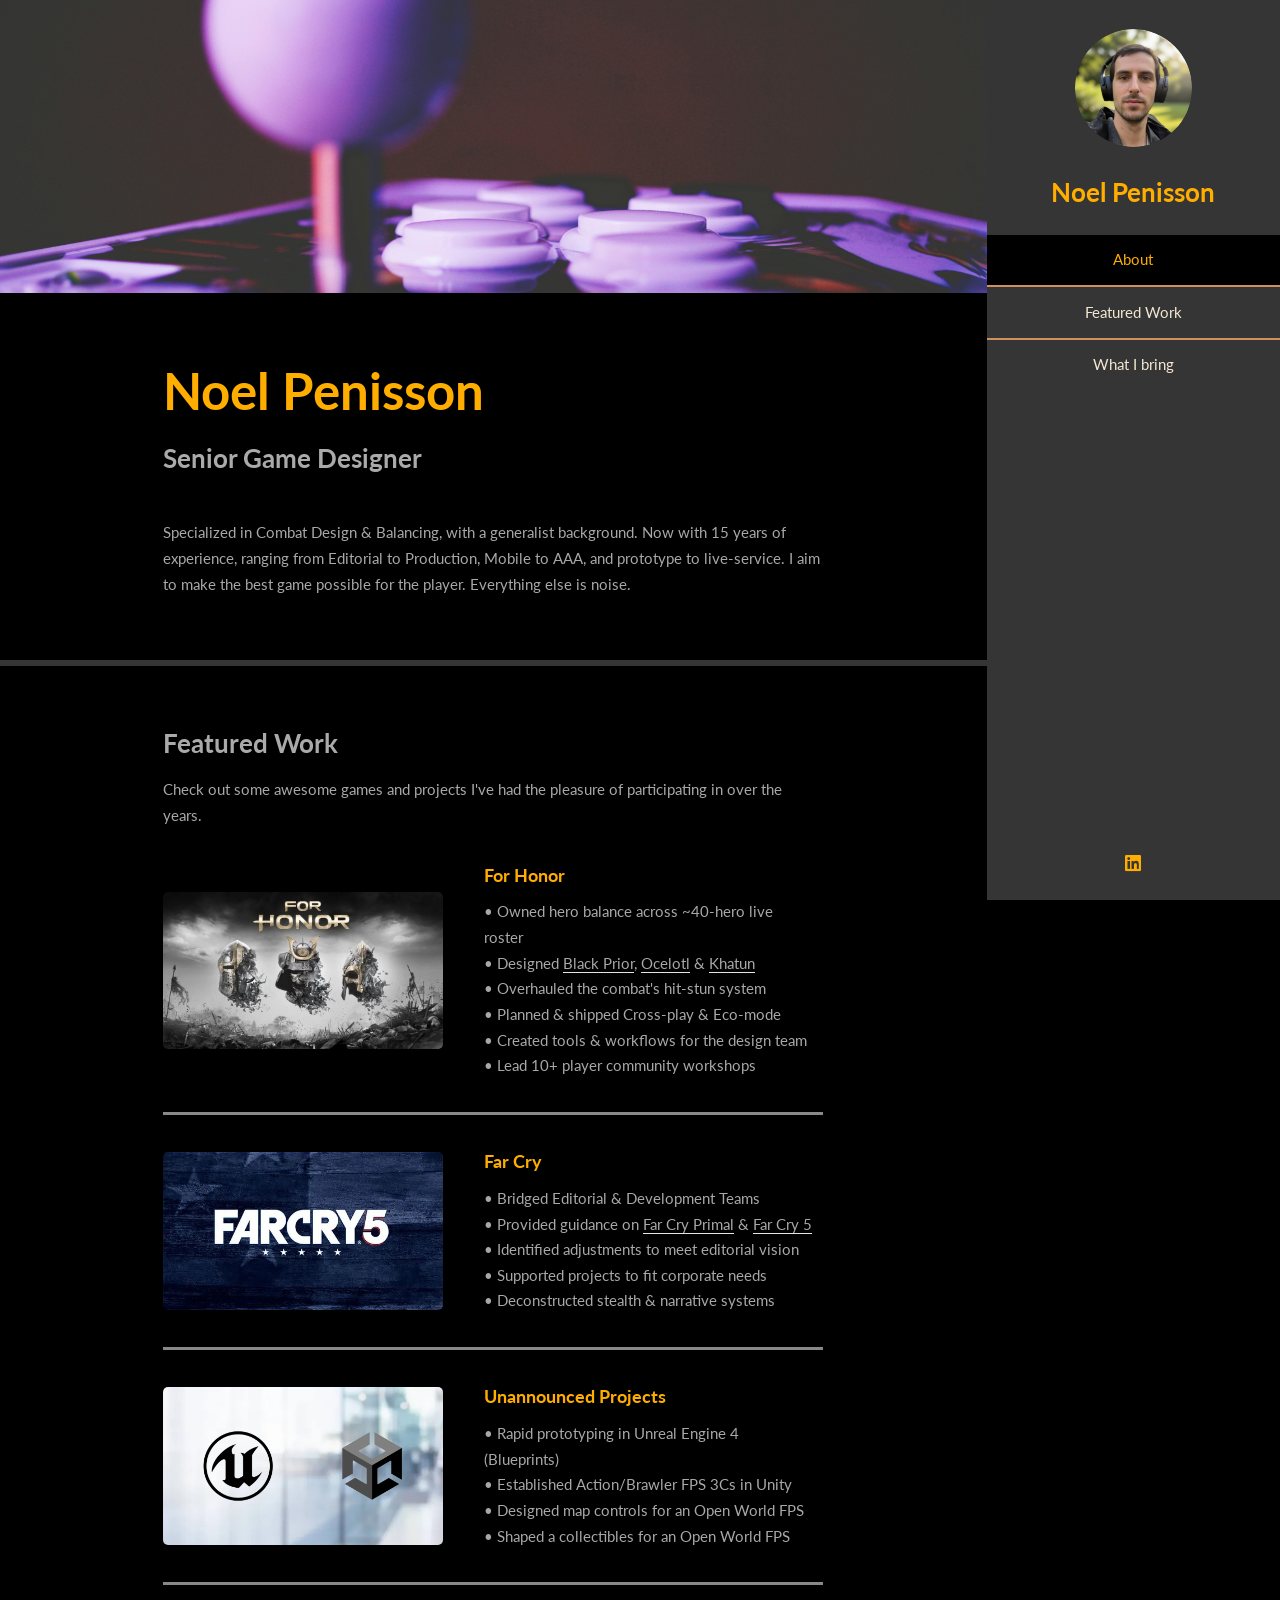
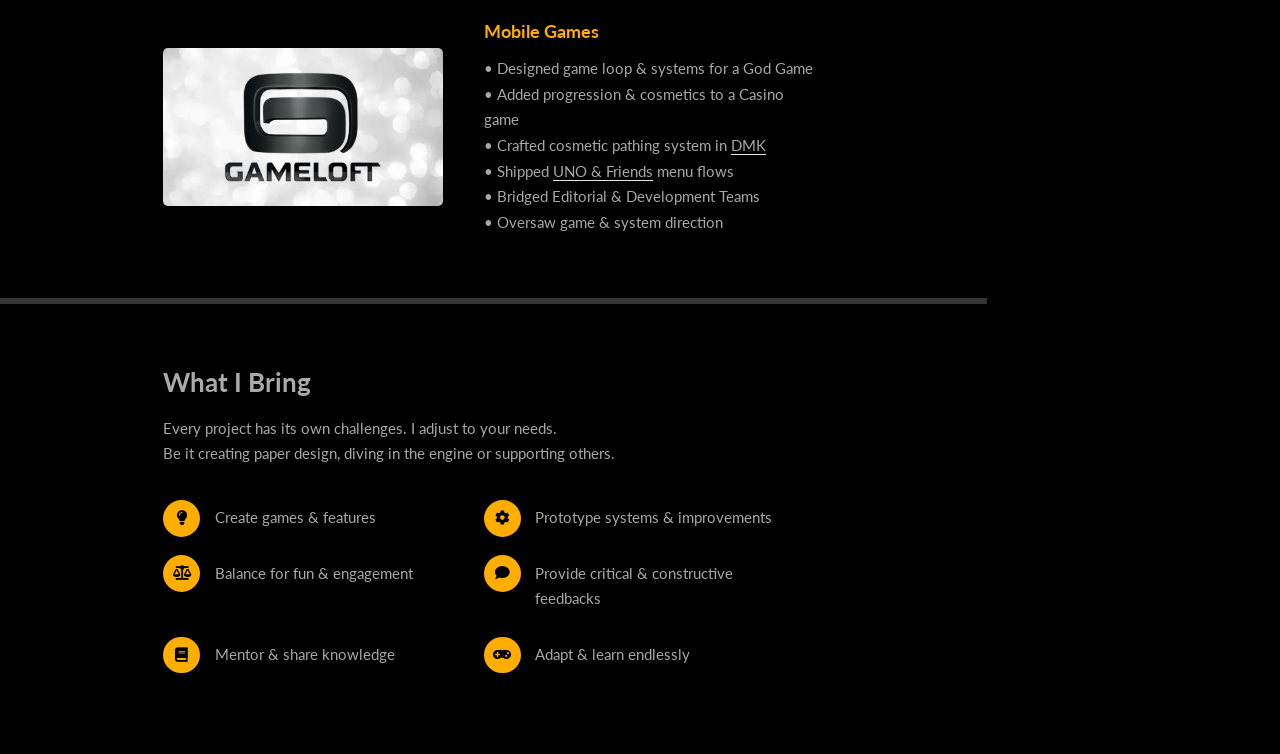
<file: index.html>
<!DOCTYPE HTML>

<!--
	Read Only by HTML5 UP
	html5up.net | @ajlkn
	Free for personal and commercial use under the CCA 3.0 license (html5up.net/license)
-->

<html>
	<head>
		<title>Noel P. Portfolio based on Read Only by HTML5 UP</title>
		<meta charset="utf-8" />
		<meta name="viewport" content="width=device-width, initial-scale=1, user-scalable=no" />
		<link rel="stylesheet" href="assets/css/main_noelp.css" />
	</head>
	<body class="is-preload">

		<!-- Header -->
			<section id="header">
				<header>
					<span class="image avatar"><img src="images/profile.jpg" alt="" /></span>
					<h1 id="logo"><a href="https://www.linkedin.com/in/noel-penisson-70a2141a/">Noel Penisson</a></h1>
					<!-- <p>Senior Game Designer</p> -->
				</header>
				<nav id="nav">
					<ul>
						<li><a href="#one" class="active">About</a></li>
						<li><a href="#two">Featured Work</a></li>
						<li><a href="#three">What I bring</a></li>
						<!--<li><a href="#four">Contact</a></li>-->
					</ul>
				</nav>
				<footer>
					<ul class="icons">
						<li><a href="https://www.linkedin.com/in/noel-penisson-70a2141a/" class="icon brands fa-linkedin"><span class="label">Linkedin</span></a></li>
						<!--
						<li><a href="#" class="icon brands fa-twitter"><span class="label">Twitter</span></a></li>
						<li><a href="#" class="icon brands fa-instagram"><span class="label">Instagram</span></a></li>
						<li><a href="#" class="icon brands fa-github"><span class="label">Github</span></a></li>
						<li><a href="#" class="icon solid fa-envelope"><span class="label">Email</span></a></li>
						-->
					</ul>
				</footer>
			</section>

		<!-- Wrapper -->
			<div id="wrapper">

				<!-- Main -->
					<div id="main">

						<!-- One -->
							<section id="one">
								<div class="image main" data-position="center">
									<img src="images/banner_noelp.jpg" alt="" />
								</div>
								<div class="container">
									<header class="major">
										<h2>Noel Penisson</h2>
										<p>Senior Game Designer</p>
									</header>
									<p>Specialized in Combat Design & Balancing, with a generalist background. Now with 15 years of experience, ranging from Editorial to Production, Mobile to AAA, and prototype to live-service. I aim to make the best game possible for the player. Everything else is noise.</p>
								</div>
							</section>

						<!-- Two -->
							<section id="two">
								<div class="container">
									<h3>Featured Work</h3>
									<p>Check out some awesome games and projects I've had the pleasure of participating in over the years.</p>
									<div class="features">
										<article>
											<!-- Image version with hyperlink
											<a href="#" class="image"><img src="images/FH_Banner.png" alt="" /></a>
											-->
											<a class="image"><img src="images/FH_Banner.png" alt="" /></a>
											<div class="inner">
												<h4>For Honor</h4>
												<p>• Owned hero balance across ~40-hero live roster<br>
													• Designed <a href="https://www.youtube.com/watch?v=iGY4FY2-E04">Black Prior</a>, <a href="https://www.youtube.com/watch?v=tJoy4dB7kJU">Ocelotl</a> & <a href="https://www.youtube.com/watch?v=SOnYkie8X3w">Khatun</a><br>
													• Overhauled the combat's hit-stun system<br>
													• Planned & shipped Cross-play & Eco-mode<br>
													• Created tools & workflows for the design team<br>
													• Lead 10+ player community workshops</p>
											</div>
										</article>
										<article>
											<!-- Image version with hyperlink
											<a href="#" class="image"><img src="images/FC5_Banner.png" alt="" /></a>
											-->
											<a class="image"><img src="images/FC5_Banner.png" alt="" /></a>
											<div class="inner">
												<h4>Far Cry</h4>
												<p>• Bridged Editorial & Development Teams<br>
													• Provided guidance on <a href="https://www.youtube.com/watch?v=LJ2iH57Fs3M">Far Cry Primal</a> & <a href="https://www.youtube.com/watch?v=RARURPrkBqc">Far Cry 5</a><br>
													• Identified adjustments to meet editorial vision<br>
													• Supported projects to fit corporate needs<br>
													• Deconstructed stealth & narrative systems</p>
											</div>
										</article>
										<article>
											<!-- Image version with hyperlink
											<a href="#" class="image"><img src="images/NDA_Banner.png" alt="" /></a>
											-->
											<a class="image"><img src="images/NDA_Banner.png" alt="" /></a>
											<div class="inner">
												<h4>Unannounced Projects</h4>
												<p>• Rapid prototyping in Unreal Engine 4 (Blueprints)<br>
													• Established Action/Brawler FPS 3Cs in Unity<br>
													• Designed map controls for an Open World FPS<br>
													• Shaped a collectibles for an Open World FPS</p>
											</div>
										</article>
										<article>
											<!-- Image version with hyperlink
											<a href="#" class="image"><img src="images/GL_Banner.png" alt="" /></a>
											-->
											<a class="image"><img src="images/GL_Banner.png" alt="" /></a>
											<div class="inner">
												<h4>Mobile Games</h4>
												<p>• Designed game loop & systems for a God Game<br>
													• Added progression & cosmetics to a Casino game<br>
													• Crafted cosmetic pathing system in <a href="https://www.youtube.com/watch?v=1fLIb6IEpWI">DMK</a><br>
													• Shipped <a href="https://www.youtube.com/watch?v=A8BW2tAwjfU">UNO & Friends</a> menu flows<br>
													• Bridged Editorial & Development Teams<br>
													• Oversaw game & system direction</p>
											</div>
											<!--
											<a href="#" class="image"><img src="images/pic03.jpg" alt="" /></a>
											<div class="inner">
												<h4>Mobile Games</h4>
												<p>As a developer:<br>
													• Designed game loop & systems for a God Game<br>
													• Added progression & cosmetics to a Casino game<br>
													• Crafted cosmetic pathing system in <a href="https://www.youtube.com/watch?v=1fLIb6IEpWI">DMK</a><br>
													• Shipped <a href="https://www.youtube.com/watch?v=A8BW2tAwjfU">UNO & Friends</a> menu flows</p>
											</div>
											<h4><br></h4>
											<a href="#" class="image"><img src="images/pic03.jpg" alt="" /></a>
											<div class="inner">
												<p>Within Editorial:<br>
													• Bridged Editorial & Development Teams<br>
													• Oversaw game & system direction<br>
													• Provided game and level design solutions<br>
													• Competitive research on mobile & indie games</p>
											</div>
											-->
										</article>
									</div>
								</div>
							</section>

						<!-- Three -->
							<section id="three">
								<div class="container">
									<h3>What I Bring</h3>
									<p>Every project has its own challenges. I adjust to your needs.<br>
										 Be it creating paper design, diving in the engine or supporting others.</p>
									<ul class="feature-icons">
										<li class="icon solid fa-lightbulb">Create games & features</li>
										<li class="icon solid fa-cog">Prototype systems & improvements</li>
										<li class="icon solid fa-balance-scale">Balance for fun & engagement</li>
										<li class="icon solid fa-comment">Provide critical & constructive feedbacks</li>
										<li class="icon solid fa-book">Mentor & share knowledge</li>
										<li class="icon solid fa-gamepad">Adapt & learn endlessly</li>
									</ul>
								</div>
							</section>

						<!-- Four -->
						<!--
							<section id="four">
								<div class="container">
									<h3>Contact Me</h3>
									<p>Think there is something we could work on together? Use the form below to reach out to me.</p>
									<form method="post" action="#">
										<div class="row gtr-uniform">
											<div class="col-6 col-12-xsmall"><input type="text" name="name" id="name" placeholder="Name" /></div>
											<div class="col-6 col-12-xsmall"><input type="email" name="email" id="email" placeholder="Email" /></div>
											<div class="col-12"><input type="text" name="subject" id="subject" placeholder="Subject" /></div>
											<div class="col-12"><textarea name="message" id="message" placeholder="Message" rows="6"></textarea></div>
											<div class="col-12">
												<ul class="actions">
													<li><input type="submit" class="primary" value="Send Message" /></li>
													<li><input type="reset" value="Reset Form" /></li>
												</ul>
											</div>
										</div>
									</form>
								</div>
							</section>
						-->

						<!-- Five -->
						<!--
							<section id="five">
								<div class="container">
									<h3>Elements</h3>

									<section>
										<h4>Text</h4>
										<p>This is <b>bold</b> and this is <strong>strong</strong>. This is <i>italic</i> and this is <em>emphasized</em>.
										This is <sup>superscript</sup> text and this is <sub>subscript</sub> text.
										This is <u>underlined</u> and this is code: <code>for (;;) { ... }</code>. Finally, <a href="#">this is a link</a>.</p>
										<hr />
										<header>
											<h4>Heading with a Subtitle</h4>
											<p>Lorem ipsum dolor sit amet nullam id egestas urna aliquam</p>
										</header>
										<p>Nunc lacinia ante nunc ac lobortis. Interdum adipiscing gravida odio porttitor sem non mi integer non faucibus ornare mi ut ante amet placerat aliquet. Volutpat eu sed ante lacinia sapien lorem accumsan varius montes viverra nibh in adipiscing blandit tempus accumsan.</p>
										<header>
											<h5>Heading with a Subtitle</h5>
											<p>Lorem ipsum dolor sit amet nullam id egestas urna aliquam</p>
										</header>
										<p>Nunc lacinia ante nunc ac lobortis. Interdum adipiscing gravida odio porttitor sem non mi integer non faucibus ornare mi ut ante amet placerat aliquet. Volutpat eu sed ante lacinia sapien lorem accumsan varius montes viverra nibh in adipiscing blandit tempus accumsan.</p>
										<hr />
										<h2>Heading Level 2</h2>
										<h3>Heading Level 3</h3>
										<h4>Heading Level 4</h4>
										<h5>Heading Level 5</h5>
										<h6>Heading Level 6</h6>
										<hr />
										<h5>Blockquote</h5>
										<blockquote>Fringilla nisl. Donec accumsan interdum nisi, quis tincidunt felis sagittis eget tempus euismod. Vestibulum ante ipsum primis in faucibus vestibulum. Blandit adipiscing eu felis iaculis volutpat ac adipiscing accumsan faucibus. Vestibulum ante ipsum primis in faucibus lorem ipsum dolor sit amet nullam adipiscing eu felis.</blockquote>
										<h5>Preformatted</h5>
										<pre><code>i = 0;

while (!deck.isInOrder()) {
    print 'Iteration ' + i;
    deck.shuffle();
    i++;
}

print 'It took ' + i + ' iterations to sort the deck.';</code></pre>
									</section>

									<section>
										<h4>Lists</h4>
										<div class="row">
											<div class="col-6 col-12-xsmall">
												<h5>Unordered</h5>
												<ul>
													<li>Dolor pulvinar etiam magna etiam.</li>
													<li>Sagittis adipiscing lorem eleifend.</li>
													<li>Felis enim feugiat dolore viverra.</li>
												</ul>
												<h5>Alternate</h5>
												<ul class="alt">
													<li>Dolor pulvinar etiam magna etiam.</li>
													<li>Sagittis adipiscing lorem eleifend.</li>
													<li>Felis enim feugiat dolore viverra.</li>
												</ul>
											</div>
											<div class="col-6 col-12-xsmall">
												<h5>Ordered</h5>
												<ol>
													<li>Dolor pulvinar etiam magna etiam.</li>
													<li>Etiam vel felis at lorem sed viverra.</li>
													<li>Felis enim feugiat dolore viverra.</li>
													<li>Dolor pulvinar etiam magna etiam.</li>
													<li>Etiam vel felis at lorem sed viverra.</li>
													<li>Felis enim feugiat dolore viverra.</li>
												</ol>
												<h5>Icons</h5>
												<ul class="icons">
													<li><a href="#" class="icon brands fa-twitter"><span class="label">Twitter</span></a></li>
													<li><a href="#" class="icon brands fa-facebook-f"><span class="label">Facebook</span></a></li>
													<li><a href="#" class="icon brands fa-instagram"><span class="label">Instagram</span></a></li>
													<li><a href="#" class="icon brands fa-github"><span class="label">Github</span></a></li>
													<li><a href="#" class="icon brands fa-dribbble"><span class="label">Dribbble</span></a></li>
													<li><a href="#" class="icon brands fa-tumblr"><span class="label">Tumblr</span></a></li>
												</ul>
											</div>
										</div>
										<h5>Actions</h5>
										<ul class="actions">
											<li><a href="#" class="button primary">Default</a></li>
											<li><a href="#" class="button">Default</a></li>
											<li><a href="#" class="button alt">Default</a></li>
										</ul>
										<ul class="actions small">
											<li><a href="#" class="button primary small">Small</a></li>
											<li><a href="#" class="button small">Small</a></li>
											<li><a href="#" class="button alt small">Small</a></li>
										</ul>
										<div class="row">
											<div class="col-3 col-6-medium col-12-xsmall">
												<ul class="actions stacked">
													<li><a href="#" class="button primary">Default</a></li>
													<li><a href="#" class="button">Default</a></li>
													<li><a href="#" class="button alt">Default</a></li>
												</ul>
											</div>
											<div class="col-3 col-6 col-12-xsmall">
												<ul class="actions stacked">
													<li><a href="#" class="button primary small">Small</a></li>
													<li><a href="#" class="button small">Small</a></li>
													<li><a href="#" class="button alt small">Small</a></li>
												</ul>
											</div>
											<div class="col-3 col-6-medium col-12-xsmall">
												<ul class="actions stacked">
													<li><a href="#" class="button primary fit">Default</a></li>
													<li><a href="#" class="button fit">Default</a></li>
													<li><a href="#" class="button alt fit">Default</a></li>
												</ul>
											</div>
											<div class="col-3 col-6-medium col-12-xsmall">
												<ul class="actions stacked">
													<li><a href="#" class="button primary small fit">Small</a></li>
													<li><a href="#" class="button small fit">Small</a></li>
													<li><a href="#" class="button alt small fit">Small</a></li>
												</ul>
											</div>
										</div>
									</section>

									<section>
										<h4>Table</h4>
										<h5>Default</h5>
										<div class="table-wrapper">
											<table>
												<thead>
													<tr>
														<th>Name</th>
														<th>Description</th>
														<th>Price</th>
													</tr>
												</thead>
												<tbody>
													<tr>
														<td>Item One</td>
														<td>Ante turpis integer aliquet porttitor.</td>
														<td>29.99</td>
													</tr>
													<tr>
														<td>Item Two</td>
														<td>Vis ac commodo adipiscing arcu aliquet.</td>
														<td>19.99</td>
													</tr>
													<tr>
														<td>Item Three</td>
														<td> Morbi faucibus arcu accumsan lorem.</td>
														<td>29.99</td>
													</tr>
													<tr>
														<td>Item Four</td>
														<td>Vitae integer tempus condimentum.</td>
														<td>19.99</td>
													</tr>
													<tr>
														<td>Item Five</td>
														<td>Ante turpis integer aliquet porttitor.</td>
														<td>29.99</td>
													</tr>
												</tbody>
												<tfoot>
													<tr>
														<td colspan="2"></td>
														<td>100.00</td>
													</tr>
												</tfoot>
											</table>
										</div>

										<h5>Alternate</h5>
										<div class="table-wrapper">
											<table class="alt">
												<thead>
													<tr>
														<th>Name</th>
														<th>Description</th>
														<th>Price</th>
													</tr>
												</thead>
												<tbody>
													<tr>
														<td>Item One</td>
														<td>Ante turpis integer aliquet porttitor.</td>
														<td>29.99</td>
													</tr>
													<tr>
														<td>Item Two</td>
														<td>Vis ac commodo adipiscing arcu aliquet.</td>
														<td>19.99</td>
													</tr>
													<tr>
														<td>Item Three</td>
														<td> Morbi faucibus arcu accumsan lorem.</td>
														<td>29.99</td>
													</tr>
													<tr>
														<td>Item Four</td>
														<td>Vitae integer tempus condimentum.</td>
														<td>19.99</td>
													</tr>
													<tr>
														<td>Item Five</td>
														<td>Ante turpis integer aliquet porttitor.</td>
														<td>29.99</td>
													</tr>
												</tbody>
												<tfoot>
													<tr>
														<td colspan="2"></td>
														<td>100.00</td>
													</tr>
												</tfoot>
											</table>
										</div>
									</section>

									<section>
										<h4>Buttons</h4>
										<ul class="actions">
											<li><a href="#" class="button primary">Primary</a></li>
											<li><a href="#" class="button">Default</a></li>
											<li><a href="#" class="button alt">Alternate</a></li>
										</ul>
										<ul class="actions">
											<li><a href="#" class="button primary large">Large</a></li>
											<li><a href="#" class="button">Default</a></li>
											<li><a href="#" class="button alt small">Small</a></li>
										</ul>
										<ul class="actions fit">
											<li><a href="#" class="button primary fit">Fit</a></li>
											<li><a href="#" class="button fit">Fit</a></li>
											<li><a href="#" class="button alt fit">Fit</a></li>
										</ul>
										<ul class="actions fit small">
											<li><a href="#" class="button primary fit small">Fit + Small</a></li>
											<li><a href="#" class="button fit small">Fit + Small</a></li>
											<li><a href="#" class="button alt fit small">Fit + Small</a></li>
										</ul>
										<ul class="actions">
											<li><a href="#" class="button primary icon solid fa-download">Icon</a></li>
											<li><a href="#" class="button icon solid fa-download">Icon</a></li>
											<li><a href="#" class="button alt icon solid fa-check">Icon</a></li>
										</ul>
										<ul class="actions">
											<li><span class="button primary disabled">Primary</span></li>
											<li><span class="button disabled">Default</span></li>
											<li><span class="button alt disabled">Alternate</span></li>
										</ul>
									</section>

									<section>
										<h4>Form</h4>
										<form method="post" action="#">
											<div class="row gtr-uniform">
												<div class="col-6 col-12-xsmall">
													<input type="text" name="demo-name" id="demo-name" value="" placeholder="Name" />
												</div>
												<div class="col-6 col-12-xsmall">
													<input type="email" name="demo-email" id="demo-email" value="" placeholder="Email" />
												</div>
												<div class="col-12">
													<select name="demo-category" id="demo-category">
														<option value="">- Category -</option>
														<option value="1">Manufacturing</option>
														<option value="1">Shipping</option>
														<option value="1">Administration</option>
														<option value="1">Human Resources</option>
													</select>
												</div>
												<div class="col-4 col-12-medium">
													<input type="radio" id="demo-priority-low" name="demo-priority" checked>
													<label for="demo-priority-low">Low Priority</label>
												</div>
												<div class="col-4 col-12-medium">
													<input type="radio" id="demo-priority-normal" name="demo-priority">
													<label for="demo-priority-normal">Normal Priority</label>
												</div>
												<div class="col-4 col-12-medium">
													<input type="radio" id="demo-priority-high" name="demo-priority">
													<label for="demo-priority-high">High Priority</label>
												</div>
												<div class="col-6 col-12-medium">
													<input type="checkbox" id="demo-copy" name="demo-copy">
													<label for="demo-copy">Email me a copy of this message</label>
												</div>
												<div class="col-6 col-12-medium">
													<input type="checkbox" id="demo-human" name="demo-human" checked>
													<label for="demo-human">I am a human and not a robot</label>
												</div>
												<div class="col-12">
													<textarea name="demo-message" id="demo-message" placeholder="Enter your message" rows="6"></textarea>
												</div>
												<div class="col-12">
													<ul class="actions">
														<li><input type="submit" value="Send Message" /></li>
														<li><input type="reset" value="Reset" class="alt" /></li>
													</ul>
												</div>
											</div>
										</form>
									</section>

									<section>
										<h4>Image</h4>
										<h5>Fit</h5>
										<span class="image fit"><img src="images/banner.jpg" alt="" /></span>
										<div class="box alt">
											<div class="row gtr-50 gtr-uniform">
												<div class="col-4"><span class="image fit"><img src="images/pic01.jpg" alt="" /></span></div>
												<div class="col-4"><span class="image fit"><img src="images/pic02.jpg" alt="" /></span></div>
												<div class="col-4"><span class="image fit"><img src="images/pic03.jpg" alt="" /></span></div>
												<div class="col-4"><span class="image fit"><img src="images/pic02.jpg" alt="" /></span></div>
												<div class="col-4"><span class="image fit"><img src="images/pic03.jpg" alt="" /></span></div>
												<div class="col-4"><span class="image fit"><img src="images/pic01.jpg" alt="" /></span></div>
												<div class="col-4"><span class="image fit"><img src="images/pic03.jpg" alt="" /></span></div>
												<div class="col-4"><span class="image fit"><img src="images/pic01.jpg" alt="" /></span></div>
												<div class="col-4"><span class="image fit"><img src="images/pic02.jpg" alt="" /></span></div>
											</div>
										</div>
										<h5>Left &amp; Right</h5>
										<p><span class="image left"><img src="images/avatar.jpg" alt="" /></span>Fringilla nisl. Donec accumsan interdum nisi, quis tincidunt felis sagittis eget. tempus euismod. Vestibulum ante ipsum primis in faucibus vestibulum. Blandit adipiscing eu felis iaculis volutpat ac adipiscing accumsan eu faucibus. Integer ac pellentesque praesent tincidunt felis sagittis eget. tempus euismod. Vestibulum ante ipsum primis in faucibus vestibulum. Blandit adipiscing eu felis iaculis volutpat ac adipiscing accumsan eu faucibus. Integer ac pellentesque praesent. Donec accumsan interdum nisi, quis tincidunt felis sagittis eget. tempus euismod. Vestibulum ante ipsum primis in faucibus vestibulum. Blandit adipiscing eu felis iaculis volutpat ac adipiscing accumsan eu faucibus. Integer ac pellentesque praesent tincidunt felis sagittis eget. tempus euismod. Vestibulum ante ipsum primis in faucibus vestibulum. Blandit adipiscing eu felis iaculis volutpat ac adipiscing accumsan eu faucibus. Integer ac pellentesque praesent.</p>
										<p><span class="image right"><img src="images/avatar.jpg" alt="" /></span>Fringilla nisl. Donec accumsan interdum nisi, quis tincidunt felis sagittis eget. tempus euismod. Vestibulum ante ipsum primis in faucibus vestibulum. Blandit adipiscing eu felis iaculis volutpat ac adipiscing accumsan eu faucibus. Integer ac pellentesque praesent tincidunt felis sagittis eget. tempus euismod. Vestibulum ante ipsum primis in faucibus vestibulum. Blandit adipiscing eu felis iaculis volutpat ac adipiscing accumsan eu faucibus. Integer ac pellentesque praesent. Donec accumsan interdum nisi, quis tincidunt felis sagittis eget. tempus euismod. Vestibulum ante ipsum primis in faucibus vestibulum. Blandit adipiscing eu felis iaculis volutpat ac adipiscing accumsan eu faucibus. Integer ac pellentesque praesent tincidunt felis sagittis eget. tempus euismod. Vestibulum ante ipsum primis in faucibus vestibulum. Blandit adipiscing eu felis iaculis volutpat ac adipiscing accumsan eu faucibus. Integer ac pellentesque praesent.</p>
									</section>

								</div>
							</section>
						-->

					</div>

				<!-- Footer -->
				<!--
					<section id="footer">
						<div class="container">
							<ul class="copyright">
								<li>&copy; Untitled. All rights reserved.</li><li>Design: <a href="http://html5up.net">HTML5 UP</a></li>
							</ul>
						</div>
					</section>
				-->
			</div>

		<!-- Scripts -->
			<script src="assets/js/jquery.min.js"></script>
			<script src="assets/js/jquery.scrollex.min.js"></script>
			<script src="assets/js/jquery.scrolly.min.js"></script>
			<script src="assets/js/browser.min.js"></script>
			<script src="assets/js/breakpoints.min.js"></script>
			<script src="assets/js/util.js"></script>
			<script src="assets/js/main.js"></script>

	</body>
</html>
</file>
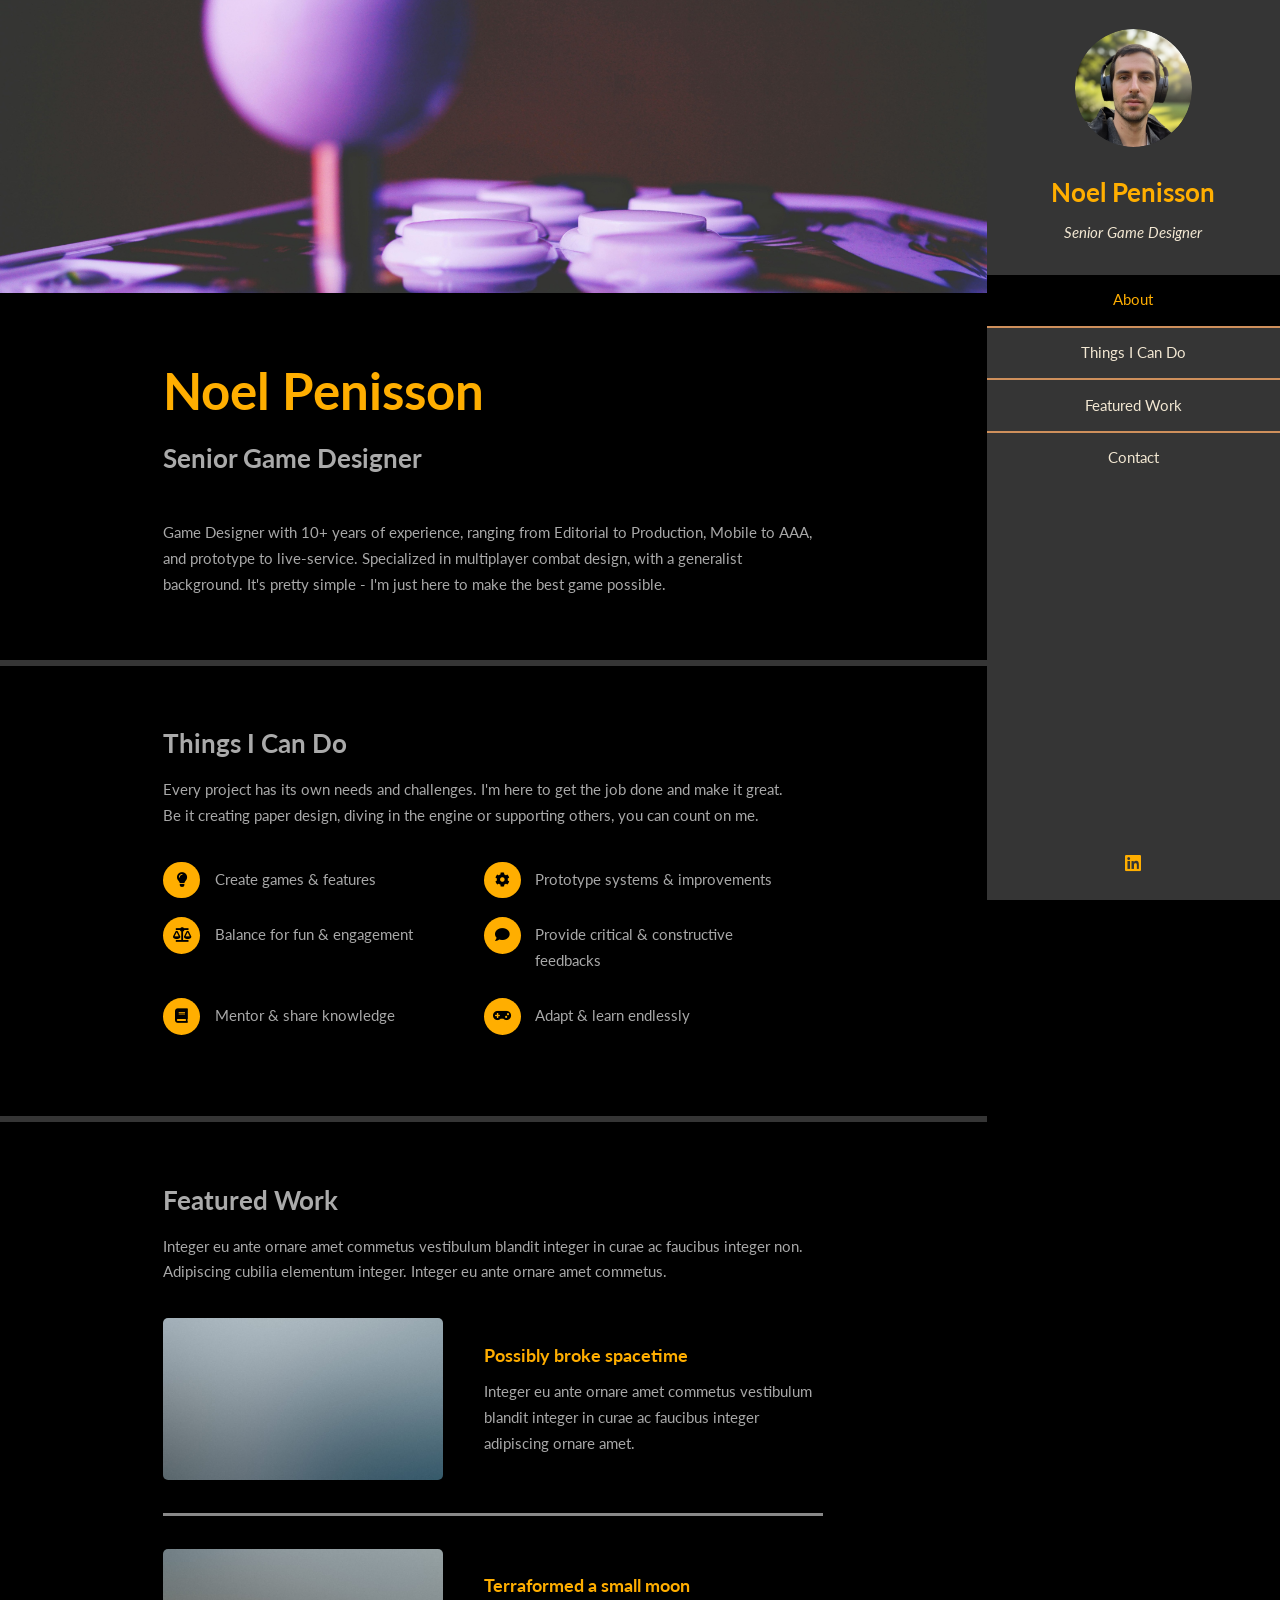
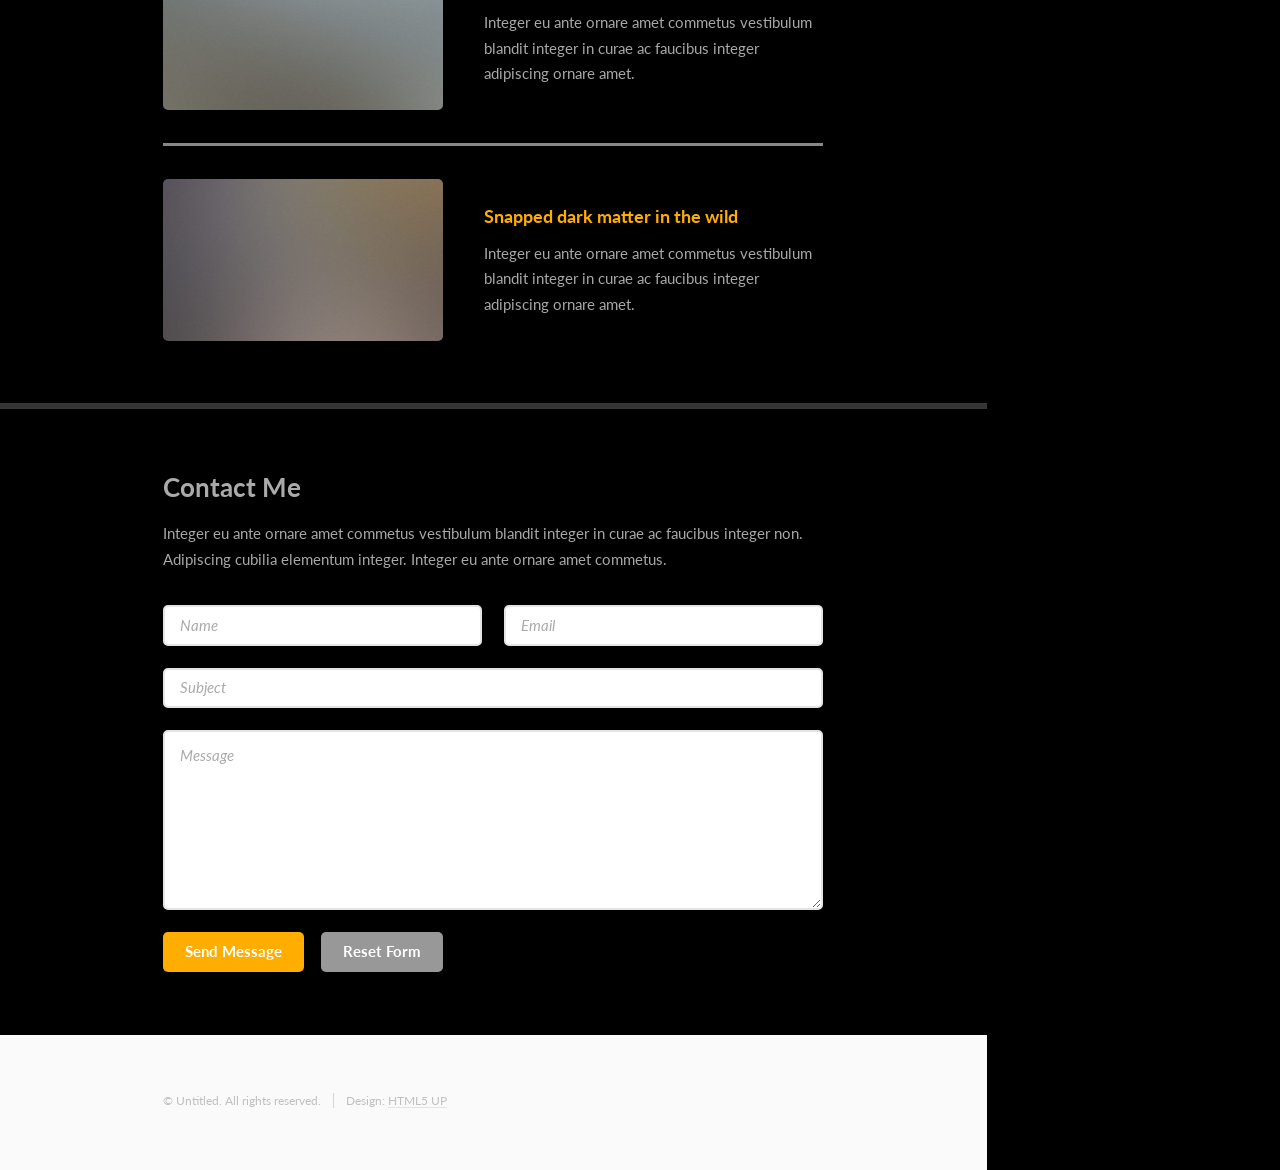
<file: index_noelp.html>
<!DOCTYPE HTML>

<!--
	Read Only by HTML5 UP
	html5up.net | @ajlkn
	Free for personal and commercial use under the CCA 3.0 license (html5up.net/license)
-->

<html>
	<head>
		<title>Noel P. Portfolio based on Read Only by HTML5 UP</title>
		<meta charset="utf-8" />
		<meta name="viewport" content="width=device-width, initial-scale=1, user-scalable=no" />
		<link rel="stylesheet" href="assets/css/main_noelp.css" />
	</head>
	<body class="is-preload">

		<!-- Header -->
			<section id="header">
				<header>
					<span class="image avatar"><img src="images/profile.jpg" alt="" /></span>
					<h1 id="logo"><a href="#">Noel Penisson</a></h1>
					<p>Senior Game Designer</p>
				</header>
				<nav id="nav">
					<ul>
						<li><a href="#one" class="active">About</a></li>
						<li><a href="#two">Things I Can Do</a></li>
						<li><a href="#three">Featured Work</a></li>
						<li><a href="#four">Contact</a></li>
					</ul>
				</nav>
				<footer>
					<ul class="icons">
						<li><a href="#" class="icon brands fa-linkedin"><span class="label">Linkedin</span></a></li>
						<!--
						<li><a href="#" class="icon brands fa-twitter"><span class="label">Twitter</span></a></li>
						<li><a href="#" class="icon brands fa-instagram"><span class="label">Instagram</span></a></li>
						<li><a href="#" class="icon brands fa-github"><span class="label">Github</span></a></li>
						<li><a href="#" class="icon solid fa-envelope"><span class="label">Email</span></a></li>
						-->
					</ul>
				</footer>
			</section>

		<!-- Wrapper -->
			<div id="wrapper">

				<!-- Main -->
					<div id="main">

						<!-- One -->
							<section id="one">
								<div class="image main" data-position="center">
									<img src="images/banner_noelp.jpg" alt="" />
								</div>
								<div class="container">
									<header class="major">
										<h2>Noel Penisson</h2>
										<p>Senior Game Designer</p>
									</header>
									<p>Game Designer with 10+ years of experience, ranging from Editorial to Production, Mobile to AAA, and prototype to live-service. Specialized in multiplayer combat design, with a generalist background. It's pretty simple - I'm just here to make the best game possible.</p>
								</div>
							</section>

						<!-- Two -->
							<section id="two">
								<div class="container">
									<h3>Things I Can Do</h3>
									<p>Every project has its own needs and challenges. I'm here to get the job done and make it great.<br>
										Be it creating paper design, diving in the engine or supporting others, you can count on me.</p>
									<ul class="feature-icons">
										<li class="icon solid fa-lightbulb">Create games & features</li>
										<li class="icon solid fa-cog">Prototype systems & improvements</li>
										<li class="icon solid fa-balance-scale">Balance for fun & engagement</li>
										<li class="icon solid fa-comment">Provide critical & constructive feedbacks</li>
										<li class="icon solid fa-book">Mentor & share knowledge</li>
										<li class="icon solid fa-gamepad">Adapt & learn endlessly</li>
									</ul>
								</div>
							</section>

						<!-- Three -->
							<section id="three">
								<div class="container">
									<h3>Featured Work</h3>
									<p>Integer eu ante ornare amet commetus vestibulum blandit integer in curae ac faucibus integer non. Adipiscing cubilia elementum integer. Integer eu ante ornare amet commetus.</p>
									<div class="features">
										<article>
											<a href="#" class="image"><img src="images/pic01.jpg" alt="" /></a>
											<div class="inner">
												<h4>Possibly broke spacetime</h4>
												<p>Integer eu ante ornare amet commetus vestibulum blandit integer in curae ac faucibus integer adipiscing ornare amet.</p>
											</div>
										</article>
										<article>
											<a href="#" class="image"><img src="images/pic02.jpg" alt="" /></a>
											<div class="inner">
												<h4>Terraformed a small moon</h4>
												<p>Integer eu ante ornare amet commetus vestibulum blandit integer in curae ac faucibus integer adipiscing ornare amet.</p>
											</div>
										</article>
										<article>
											<a href="#" class="image"><img src="images/pic03.jpg" alt="" /></a>
											<div class="inner">
												<h4>Snapped dark matter in the wild</h4>
												<p>Integer eu ante ornare amet commetus vestibulum blandit integer in curae ac faucibus integer adipiscing ornare amet.</p>
											</div>
										</article>
									</div>
								</div>
							</section>

						<!-- Four -->
							<section id="four">
								<div class="container">
									<h3>Contact Me</h3>
									<p>Integer eu ante ornare amet commetus vestibulum blandit integer in curae ac faucibus integer non. Adipiscing cubilia elementum integer. Integer eu ante ornare amet commetus.</p>
									<form method="post" action="#">
										<div class="row gtr-uniform">
											<div class="col-6 col-12-xsmall"><input type="text" name="name" id="name" placeholder="Name" /></div>
											<div class="col-6 col-12-xsmall"><input type="email" name="email" id="email" placeholder="Email" /></div>
											<div class="col-12"><input type="text" name="subject" id="subject" placeholder="Subject" /></div>
											<div class="col-12"><textarea name="message" id="message" placeholder="Message" rows="6"></textarea></div>
											<div class="col-12">
												<ul class="actions">
													<li><input type="submit" class="primary" value="Send Message" /></li>
													<li><input type="reset" value="Reset Form" /></li>
												</ul>
											</div>
										</div>
									</form>
								</div>
							</section>

						<!-- Five -->
						<!--
							<section id="five">
								<div class="container">
									<h3>Elements</h3>

									<section>
										<h4>Text</h4>
										<p>This is <b>bold</b> and this is <strong>strong</strong>. This is <i>italic</i> and this is <em>emphasized</em>.
										This is <sup>superscript</sup> text and this is <sub>subscript</sub> text.
										This is <u>underlined</u> and this is code: <code>for (;;) { ... }</code>. Finally, <a href="#">this is a link</a>.</p>
										<hr />
										<header>
											<h4>Heading with a Subtitle</h4>
											<p>Lorem ipsum dolor sit amet nullam id egestas urna aliquam</p>
										</header>
										<p>Nunc lacinia ante nunc ac lobortis. Interdum adipiscing gravida odio porttitor sem non mi integer non faucibus ornare mi ut ante amet placerat aliquet. Volutpat eu sed ante lacinia sapien lorem accumsan varius montes viverra nibh in adipiscing blandit tempus accumsan.</p>
										<header>
											<h5>Heading with a Subtitle</h5>
											<p>Lorem ipsum dolor sit amet nullam id egestas urna aliquam</p>
										</header>
										<p>Nunc lacinia ante nunc ac lobortis. Interdum adipiscing gravida odio porttitor sem non mi integer non faucibus ornare mi ut ante amet placerat aliquet. Volutpat eu sed ante lacinia sapien lorem accumsan varius montes viverra nibh in adipiscing blandit tempus accumsan.</p>
										<hr />
										<h2>Heading Level 2</h2>
										<h3>Heading Level 3</h3>
										<h4>Heading Level 4</h4>
										<h5>Heading Level 5</h5>
										<h6>Heading Level 6</h6>
										<hr />
										<h5>Blockquote</h5>
										<blockquote>Fringilla nisl. Donec accumsan interdum nisi, quis tincidunt felis sagittis eget tempus euismod. Vestibulum ante ipsum primis in faucibus vestibulum. Blandit adipiscing eu felis iaculis volutpat ac adipiscing accumsan faucibus. Vestibulum ante ipsum primis in faucibus lorem ipsum dolor sit amet nullam adipiscing eu felis.</blockquote>
										<h5>Preformatted</h5>
										<pre><code>i = 0;

while (!deck.isInOrder()) {
    print 'Iteration ' + i;
    deck.shuffle();
    i++;
}

print 'It took ' + i + ' iterations to sort the deck.';</code></pre>
									</section>

									<section>
										<h4>Lists</h4>
										<div class="row">
											<div class="col-6 col-12-xsmall">
												<h5>Unordered</h5>
												<ul>
													<li>Dolor pulvinar etiam magna etiam.</li>
													<li>Sagittis adipiscing lorem eleifend.</li>
													<li>Felis enim feugiat dolore viverra.</li>
												</ul>
												<h5>Alternate</h5>
												<ul class="alt">
													<li>Dolor pulvinar etiam magna etiam.</li>
													<li>Sagittis adipiscing lorem eleifend.</li>
													<li>Felis enim feugiat dolore viverra.</li>
												</ul>
											</div>
											<div class="col-6 col-12-xsmall">
												<h5>Ordered</h5>
												<ol>
													<li>Dolor pulvinar etiam magna etiam.</li>
													<li>Etiam vel felis at lorem sed viverra.</li>
													<li>Felis enim feugiat dolore viverra.</li>
													<li>Dolor pulvinar etiam magna etiam.</li>
													<li>Etiam vel felis at lorem sed viverra.</li>
													<li>Felis enim feugiat dolore viverra.</li>
												</ol>
												<h5>Icons</h5>
												<ul class="icons">
													<li><a href="#" class="icon brands fa-twitter"><span class="label">Twitter</span></a></li>
													<li><a href="#" class="icon brands fa-facebook-f"><span class="label">Facebook</span></a></li>
													<li><a href="#" class="icon brands fa-instagram"><span class="label">Instagram</span></a></li>
													<li><a href="#" class="icon brands fa-github"><span class="label">Github</span></a></li>
													<li><a href="#" class="icon brands fa-dribbble"><span class="label">Dribbble</span></a></li>
													<li><a href="#" class="icon brands fa-tumblr"><span class="label">Tumblr</span></a></li>
												</ul>
											</div>
										</div>
										<h5>Actions</h5>
										<ul class="actions">
											<li><a href="#" class="button primary">Default</a></li>
											<li><a href="#" class="button">Default</a></li>
											<li><a href="#" class="button alt">Default</a></li>
										</ul>
										<ul class="actions small">
											<li><a href="#" class="button primary small">Small</a></li>
											<li><a href="#" class="button small">Small</a></li>
											<li><a href="#" class="button alt small">Small</a></li>
										</ul>
										<div class="row">
											<div class="col-3 col-6-medium col-12-xsmall">
												<ul class="actions stacked">
													<li><a href="#" class="button primary">Default</a></li>
													<li><a href="#" class="button">Default</a></li>
													<li><a href="#" class="button alt">Default</a></li>
												</ul>
											</div>
											<div class="col-3 col-6 col-12-xsmall">
												<ul class="actions stacked">
													<li><a href="#" class="button primary small">Small</a></li>
													<li><a href="#" class="button small">Small</a></li>
													<li><a href="#" class="button alt small">Small</a></li>
												</ul>
											</div>
											<div class="col-3 col-6-medium col-12-xsmall">
												<ul class="actions stacked">
													<li><a href="#" class="button primary fit">Default</a></li>
													<li><a href="#" class="button fit">Default</a></li>
													<li><a href="#" class="button alt fit">Default</a></li>
												</ul>
											</div>
											<div class="col-3 col-6-medium col-12-xsmall">
												<ul class="actions stacked">
													<li><a href="#" class="button primary small fit">Small</a></li>
													<li><a href="#" class="button small fit">Small</a></li>
													<li><a href="#" class="button alt small fit">Small</a></li>
												</ul>
											</div>
										</div>
									</section>

									<section>
										<h4>Table</h4>
										<h5>Default</h5>
										<div class="table-wrapper">
											<table>
												<thead>
													<tr>
														<th>Name</th>
														<th>Description</th>
														<th>Price</th>
													</tr>
												</thead>
												<tbody>
													<tr>
														<td>Item One</td>
														<td>Ante turpis integer aliquet porttitor.</td>
														<td>29.99</td>
													</tr>
													<tr>
														<td>Item Two</td>
														<td>Vis ac commodo adipiscing arcu aliquet.</td>
														<td>19.99</td>
													</tr>
													<tr>
														<td>Item Three</td>
														<td> Morbi faucibus arcu accumsan lorem.</td>
														<td>29.99</td>
													</tr>
													<tr>
														<td>Item Four</td>
														<td>Vitae integer tempus condimentum.</td>
														<td>19.99</td>
													</tr>
													<tr>
														<td>Item Five</td>
														<td>Ante turpis integer aliquet porttitor.</td>
														<td>29.99</td>
													</tr>
												</tbody>
												<tfoot>
													<tr>
														<td colspan="2"></td>
														<td>100.00</td>
													</tr>
												</tfoot>
											</table>
										</div>

										<h5>Alternate</h5>
										<div class="table-wrapper">
											<table class="alt">
												<thead>
													<tr>
														<th>Name</th>
														<th>Description</th>
														<th>Price</th>
													</tr>
												</thead>
												<tbody>
													<tr>
														<td>Item One</td>
														<td>Ante turpis integer aliquet porttitor.</td>
														<td>29.99</td>
													</tr>
													<tr>
														<td>Item Two</td>
														<td>Vis ac commodo adipiscing arcu aliquet.</td>
														<td>19.99</td>
													</tr>
													<tr>
														<td>Item Three</td>
														<td> Morbi faucibus arcu accumsan lorem.</td>
														<td>29.99</td>
													</tr>
													<tr>
														<td>Item Four</td>
														<td>Vitae integer tempus condimentum.</td>
														<td>19.99</td>
													</tr>
													<tr>
														<td>Item Five</td>
														<td>Ante turpis integer aliquet porttitor.</td>
														<td>29.99</td>
													</tr>
												</tbody>
												<tfoot>
													<tr>
														<td colspan="2"></td>
														<td>100.00</td>
													</tr>
												</tfoot>
											</table>
										</div>
									</section>

									<section>
										<h4>Buttons</h4>
										<ul class="actions">
											<li><a href="#" class="button primary">Primary</a></li>
											<li><a href="#" class="button">Default</a></li>
											<li><a href="#" class="button alt">Alternate</a></li>
										</ul>
										<ul class="actions">
											<li><a href="#" class="button primary large">Large</a></li>
											<li><a href="#" class="button">Default</a></li>
											<li><a href="#" class="button alt small">Small</a></li>
										</ul>
										<ul class="actions fit">
											<li><a href="#" class="button primary fit">Fit</a></li>
											<li><a href="#" class="button fit">Fit</a></li>
											<li><a href="#" class="button alt fit">Fit</a></li>
										</ul>
										<ul class="actions fit small">
											<li><a href="#" class="button primary fit small">Fit + Small</a></li>
											<li><a href="#" class="button fit small">Fit + Small</a></li>
											<li><a href="#" class="button alt fit small">Fit + Small</a></li>
										</ul>
										<ul class="actions">
											<li><a href="#" class="button primary icon solid fa-download">Icon</a></li>
											<li><a href="#" class="button icon solid fa-download">Icon</a></li>
											<li><a href="#" class="button alt icon solid fa-check">Icon</a></li>
										</ul>
										<ul class="actions">
											<li><span class="button primary disabled">Primary</span></li>
											<li><span class="button disabled">Default</span></li>
											<li><span class="button alt disabled">Alternate</span></li>
										</ul>
									</section>

									<section>
										<h4>Form</h4>
										<form method="post" action="#">
											<div class="row gtr-uniform">
												<div class="col-6 col-12-xsmall">
													<input type="text" name="demo-name" id="demo-name" value="" placeholder="Name" />
												</div>
												<div class="col-6 col-12-xsmall">
													<input type="email" name="demo-email" id="demo-email" value="" placeholder="Email" />
												</div>
												<div class="col-12">
													<select name="demo-category" id="demo-category">
														<option value="">- Category -</option>
														<option value="1">Manufacturing</option>
														<option value="1">Shipping</option>
														<option value="1">Administration</option>
														<option value="1">Human Resources</option>
													</select>
												</div>
												<div class="col-4 col-12-medium">
													<input type="radio" id="demo-priority-low" name="demo-priority" checked>
													<label for="demo-priority-low">Low Priority</label>
												</div>
												<div class="col-4 col-12-medium">
													<input type="radio" id="demo-priority-normal" name="demo-priority">
													<label for="demo-priority-normal">Normal Priority</label>
												</div>
												<div class="col-4 col-12-medium">
													<input type="radio" id="demo-priority-high" name="demo-priority">
													<label for="demo-priority-high">High Priority</label>
												</div>
												<div class="col-6 col-12-medium">
													<input type="checkbox" id="demo-copy" name="demo-copy">
													<label for="demo-copy">Email me a copy of this message</label>
												</div>
												<div class="col-6 col-12-medium">
													<input type="checkbox" id="demo-human" name="demo-human" checked>
													<label for="demo-human">I am a human and not a robot</label>
												</div>
												<div class="col-12">
													<textarea name="demo-message" id="demo-message" placeholder="Enter your message" rows="6"></textarea>
												</div>
												<div class="col-12">
													<ul class="actions">
														<li><input type="submit" value="Send Message" /></li>
														<li><input type="reset" value="Reset" class="alt" /></li>
													</ul>
												</div>
											</div>
										</form>
									</section>

									<section>
										<h4>Image</h4>
										<h5>Fit</h5>
										<span class="image fit"><img src="images/banner.jpg" alt="" /></span>
										<div class="box alt">
											<div class="row gtr-50 gtr-uniform">
												<div class="col-4"><span class="image fit"><img src="images/pic01.jpg" alt="" /></span></div>
												<div class="col-4"><span class="image fit"><img src="images/pic02.jpg" alt="" /></span></div>
												<div class="col-4"><span class="image fit"><img src="images/pic03.jpg" alt="" /></span></div>
												<div class="col-4"><span class="image fit"><img src="images/pic02.jpg" alt="" /></span></div>
												<div class="col-4"><span class="image fit"><img src="images/pic03.jpg" alt="" /></span></div>
												<div class="col-4"><span class="image fit"><img src="images/pic01.jpg" alt="" /></span></div>
												<div class="col-4"><span class="image fit"><img src="images/pic03.jpg" alt="" /></span></div>
												<div class="col-4"><span class="image fit"><img src="images/pic01.jpg" alt="" /></span></div>
												<div class="col-4"><span class="image fit"><img src="images/pic02.jpg" alt="" /></span></div>
											</div>
										</div>
										<h5>Left &amp; Right</h5>
										<p><span class="image left"><img src="images/avatar.jpg" alt="" /></span>Fringilla nisl. Donec accumsan interdum nisi, quis tincidunt felis sagittis eget. tempus euismod. Vestibulum ante ipsum primis in faucibus vestibulum. Blandit adipiscing eu felis iaculis volutpat ac adipiscing accumsan eu faucibus. Integer ac pellentesque praesent tincidunt felis sagittis eget. tempus euismod. Vestibulum ante ipsum primis in faucibus vestibulum. Blandit adipiscing eu felis iaculis volutpat ac adipiscing accumsan eu faucibus. Integer ac pellentesque praesent. Donec accumsan interdum nisi, quis tincidunt felis sagittis eget. tempus euismod. Vestibulum ante ipsum primis in faucibus vestibulum. Blandit adipiscing eu felis iaculis volutpat ac adipiscing accumsan eu faucibus. Integer ac pellentesque praesent tincidunt felis sagittis eget. tempus euismod. Vestibulum ante ipsum primis in faucibus vestibulum. Blandit adipiscing eu felis iaculis volutpat ac adipiscing accumsan eu faucibus. Integer ac pellentesque praesent.</p>
										<p><span class="image right"><img src="images/avatar.jpg" alt="" /></span>Fringilla nisl. Donec accumsan interdum nisi, quis tincidunt felis sagittis eget. tempus euismod. Vestibulum ante ipsum primis in faucibus vestibulum. Blandit adipiscing eu felis iaculis volutpat ac adipiscing accumsan eu faucibus. Integer ac pellentesque praesent tincidunt felis sagittis eget. tempus euismod. Vestibulum ante ipsum primis in faucibus vestibulum. Blandit adipiscing eu felis iaculis volutpat ac adipiscing accumsan eu faucibus. Integer ac pellentesque praesent. Donec accumsan interdum nisi, quis tincidunt felis sagittis eget. tempus euismod. Vestibulum ante ipsum primis in faucibus vestibulum. Blandit adipiscing eu felis iaculis volutpat ac adipiscing accumsan eu faucibus. Integer ac pellentesque praesent tincidunt felis sagittis eget. tempus euismod. Vestibulum ante ipsum primis in faucibus vestibulum. Blandit adipiscing eu felis iaculis volutpat ac adipiscing accumsan eu faucibus. Integer ac pellentesque praesent.</p>
									</section>

								</div>
							</section>
						-->

					</div>

				<!-- Footer -->
					<section id="footer">
						<div class="container">
							<ul class="copyright">
								<li>&copy; Untitled. All rights reserved.</li><li>Design: <a href="http://html5up.net">HTML5 UP</a></li>
							</ul>
						</div>
					</section>

			</div>

		<!-- Scripts -->
			<script src="assets/js/jquery.min.js"></script>
			<script src="assets/js/jquery.scrollex.min.js"></script>
			<script src="assets/js/jquery.scrolly.min.js"></script>
			<script src="assets/js/browser.min.js"></script>
			<script src="assets/js/breakpoints.min.js"></script>
			<script src="assets/js/util.js"></script>
			<script src="assets/js/main.js"></script>

	</body>
</html>
</file>
<file: assets/css/main_noelp.css>
@import url("fontawesome-all.min.css");
@import url("https://fonts.googleapis.com/css?family=Lato:400,400italic,700,700italic|Source+Code+Pro:400");

/*
	Read Only by HTML5 UP
	html5up.net | @ajlkn
	Free for personal and commercial use under the CCA 3.0 license (html5up.net/license)
*/

html, body, div, span, applet, object,
iframe, h1, h2, h3, h4, h5, h6, p, blockquote,
pre, a, abbr, acronym, address, big, cite,
code, del, dfn, em, img, ins, kbd, q, s, samp,
small, strike, strong, sub, sup, tt, var, b,
u, i, center, dl, dt, dd, ol, ul, li, fieldset,
form, label, legend, table, caption, tbody,
tfoot, thead, tr, th, td, article, aside,
canvas, details, embed, figure, figcaption,
footer, header, hgroup, menu, nav, output, ruby,
section, summary, time, mark, audio, video {
	margin: 0;
	padding: 0;
	border: 0;
	font-size: 100%;
	font: inherit;
	vertical-align: baseline;}

article, aside, details, figcaption, figure,
footer, header, hgroup, menu, nav, section {
	display: block;}

body {
	line-height: 1;
}

ol, ul {
	list-style: none;
}

blockquote, q {
	quotes: none;
}

	blockquote:before, blockquote:after, q:before, q:after {
		content: '';
		content: none;
	}

table {
	border-collapse: collapse;
	border-spacing: 0;
}

body {
	-webkit-text-size-adjust: none;
}

mark {
	background-color: transparent;
	color: inherit;
}

input::-moz-focus-inner {
	border: 0;
	padding: 0;
}

input, select, textarea {
	-moz-appearance: none;
	-webkit-appearance: none;
	-ms-appearance: none;
	appearance: none;
}

/* Basic */

	html {
		box-sizing: border-box;
	}

	*, *:before, *:after {
		box-sizing: inherit;
	}

	body {
		background: #fff;
	}

		body.is-preload *, body.is-preload *:before, body.is-preload *:after {
			-moz-animation: none !important;
			-webkit-animation: none !important;
			-ms-animation: none !important;
			animation: none !important;
			-moz-transition: none !important;
			-webkit-transition: none !important;
			-ms-transition: none !important;
			transition: none !important;
		}

	body, input, select, textarea {
		color: #a8a8a8;
		font-family: "Lato", sans-serif;
		font-size: 16pt;
		font-weight: 400;
		line-height: 1.75em;
	}

	a {
		-moz-transition: color 0.2s ease-in-out, border-color 0.2s ease-in-out;
		-webkit-transition: color 0.2s ease-in-out, border-color 0.2s ease-in-out;
		-ms-transition: color 0.2s ease-in-out, border-color 0.2s ease-in-out;
		transition: color 0.2s ease-in-out, border-color 0.2s ease-in-out;
		border-bottom: solid 1px #e4e4e4;
		color: inherit;
		text-decoration: none;
	}

		a:hover {
			border-bottom-color: transparent;
			color: #ffae00 !important;
		}

	strong, b {
		color: #aaaaaa;
		font-weight: 700;
	}

	em, i {
		font-style: italic;
	}

	p {
		margin: 0 0 2.25em 0;
	}

	h1, h2, h3, h4, h5, h6 {
		color: #aaaaaa;
		font-weight: 700;
		line-height: 1em;
		margin: 0 0 0.5625em 0;
	}

		h1 a, h2 a, h3 a, h4 a, h5 a, h6 a {
			border: 0;
			color: inherit;
			text-decoration: none;
		}

	h2 {
		font-size: 2em;
		line-height: 1.5em;
	}

	h3 {
		font-size: 1.75em;
		line-height: 1.5em;
	}

	h4 {
		font-size: 1.25em;
		line-height: 1.5em;
		color: #ffae00;
	}

	h5 {
		font-size: 0.9em;
		line-height: 1.5em;
	}

	h6 {
		font-size: 0.7em;
		line-height: 1.5em;
	}

	sub {
		font-size: 0.8em;
		position: relative;
		top: 0.5em;
	}

	sup {
		font-size: 0.8em;
		position: relative;
		top: -0.5em;
	}

	hr {
		border: 0;
		border-bottom: solid 2px #f4f4f4;
		margin: 2.25em 0;
	}

		hr.major {
			margin: 3.375em 0;
		}

	blockquote {
		border-left: solid 8px #e4e4e4;
		font-style: italic;
		margin: 0 0 2.25em 0;
		padding: 0.5em 0 0.5em 2em;
	}

	code {
		background: #555;
		border-radius: 5px;
		color: #fff;
		font-family: "Source Code Pro", monospace;
		font-size: 0.9em;
		margin: 0 0.25em;
		padding: 0.25em 0.65em;
	}

	pre {
		font-family: "Source Code Pro", monospace;
		font-size: 0.9em;
		margin: 0 0 2.25em 0;
	}

		pre code {
			-webkit-overflow-scrolling: touch;
			display: block;
			line-height: 1.5em;
			overflow-x: auto;
			padding: 1em 1.5em;
		}

	.align-left {
		text-align: left;
	}

	.align-center {
		text-align: center;
	}

	.align-right {
		text-align: right;
	}

/* Row */

	.row {
		display: flex;
		flex-wrap: wrap;
		box-sizing: border-box;
		align-items: stretch;
	}

		.row > * {
			box-sizing: border-box;
		}

		.row.gtr-uniform > * > :last-child {
			margin-bottom: 0;
		}

		.row.aln-left {
			justify-content: flex-start;
		}

		.row.aln-center {
			justify-content: center;
		}

		.row.aln-right {
			justify-content: flex-end;
		}

		.row.aln-top {
			align-items: flex-start;
		}

		.row.aln-middle {
			align-items: center;
		}

		.row.aln-bottom {
			align-items: flex-end;
		}

		.row > .imp {
			order: -1;
		}

		.row > .col-1 {
			width: 8.33333%;
		}

		.row > .off-1 {
			margin-left: 8.33333%;
		}

		.row > .col-2 {
			width: 16.66667%;
		}

		.row > .off-2 {
			margin-left: 16.66667%;
		}

		.row > .col-3 {
			width: 25%;
		}

		.row > .off-3 {
			margin-left: 25%;
		}

		.row > .col-4 {
			width: 33.33333%;
		}

		.row > .off-4 {
			margin-left: 33.33333%;
		}

		.row > .col-5 {
			width: 41.66667%;
		}

		.row > .off-5 {
			margin-left: 41.66667%;
		}

		.row > .col-6 {
			width: 50%;
		}

		.row > .off-6 {
			margin-left: 50%;
		}

		.row > .col-7 {
			width: 58.33333%;
		}

		.row > .off-7 {
			margin-left: 58.33333%;
		}

		.row > .col-8 {
			width: 66.66667%;
		}

		.row > .off-8 {
			margin-left: 66.66667%;
		}

		.row > .col-9 {
			width: 75%;
		}

		.row > .off-9 {
			margin-left: 75%;
		}

		.row > .col-10 {
			width: 83.33333%;
		}

		.row > .off-10 {
			margin-left: 83.33333%;
		}

		.row > .col-11 {
			width: 91.66667%;
		}

		.row > .off-11 {
			margin-left: 91.66667%;
		}

		.row > .col-12 {
			width: 100%;
		}

		.row > .off-12 {
			margin-left: 100%;
		}

		.row.gtr-0 {
			margin-top: 0;
			margin-left: 0em;
		}

			.row.gtr-0 > * {
				padding: 0 0 0 0em;
			}

			.row.gtr-0.gtr-uniform {
				margin-top: 0em;
			}

				.row.gtr-0.gtr-uniform > * {
					padding-top: 0em;
				}

		.row.gtr-25 {
			margin-top: 0;
			margin-left: -0.5em;
		}

			.row.gtr-25 > * {
				padding: 0 0 0 0.5em;
			}

			.row.gtr-25.gtr-uniform {
				margin-top: -0.5em;
			}

				.row.gtr-25.gtr-uniform > * {
					padding-top: 0.5em;
				}

		.row.gtr-50 {
			margin-top: 0;
			margin-left: -1em;
		}

			.row.gtr-50 > * {
				padding: 0 0 0 1em;
			}

			.row.gtr-50.gtr-uniform {
				margin-top: -1em;
			}

				.row.gtr-50.gtr-uniform > * {
					padding-top: 1em;
				}

		.row {
			margin-top: 0;
			margin-left: -2em;
		}

			.row > * {
				padding: 0 0 0 2em;
			}

			.row.gtr-uniform {
				margin-top: -2em;
			}

				.row.gtr-uniform > * {
					padding-top: 2em;
				}

		.row.gtr-150 {
			margin-top: 0;
			margin-left: -3em;
		}

			.row.gtr-150 > * {
				padding: 0 0 0 3em;
			}

			.row.gtr-150.gtr-uniform {
				margin-top: -3em;
			}

				.row.gtr-150.gtr-uniform > * {
					padding-top: 3em;
				}

		.row.gtr-200 {
			margin-top: 0;
			margin-left: -4em;
		}

			.row.gtr-200 > * {
				padding: 0 0 0 4em;
			}

			.row.gtr-200.gtr-uniform {
				margin-top: -4em;
			}

				.row.gtr-200.gtr-uniform > * {
					padding-top: 4em;
				}

		@media screen and (max-width: 1680px) {

			.row {
				display: flex;
				flex-wrap: wrap;
				box-sizing: border-box;
				align-items: stretch;
			}

				.row > * {
					box-sizing: border-box;
				}

				.row.gtr-uniform > * > :last-child {
					margin-bottom: 0;
				}

				.row.aln-left {
					justify-content: flex-start;
				}

				.row.aln-center {
					justify-content: center;
				}

				.row.aln-right {
					justify-content: flex-end;
				}

				.row.aln-top {
					align-items: flex-start;
				}

				.row.aln-middle {
					align-items: center;
				}

				.row.aln-bottom {
					align-items: flex-end;
				}

				.row > .imp-xlarge {
					order: -1;
				}

				.row > .col-1-xlarge {
					width: 8.33333%;
				}

				.row > .off-1-xlarge {
					margin-left: 8.33333%;
				}

				.row > .col-2-xlarge {
					width: 16.66667%;
				}

				.row > .off-2-xlarge {
					margin-left: 16.66667%;
				}

				.row > .col-3-xlarge {
					width: 25%;
				}

				.row > .off-3-xlarge {
					margin-left: 25%;
				}

				.row > .col-4-xlarge {
					width: 33.33333%;
				}

				.row > .off-4-xlarge {
					margin-left: 33.33333%;
				}

				.row > .col-5-xlarge {
					width: 41.66667%;
				}

				.row > .off-5-xlarge {
					margin-left: 41.66667%;
				}

				.row > .col-6-xlarge {
					width: 50%;
				}

				.row > .off-6-xlarge {
					margin-left: 50%;
				}

				.row > .col-7-xlarge {
					width: 58.33333%;
				}

				.row > .off-7-xlarge {
					margin-left: 58.33333%;
				}

				.row > .col-8-xlarge {
					width: 66.66667%;
				}

				.row > .off-8-xlarge {
					margin-left: 66.66667%;
				}

				.row > .col-9-xlarge {
					width: 75%;
				}

				.row > .off-9-xlarge {
					margin-left: 75%;
				}

				.row > .col-10-xlarge {
					width: 83.33333%;
				}

				.row > .off-10-xlarge {
					margin-left: 83.33333%;
				}

				.row > .col-11-xlarge {
					width: 91.66667%;
				}

				.row > .off-11-xlarge {
					margin-left: 91.66667%;
				}

				.row > .col-12-xlarge {
					width: 100%;
				}

				.row > .off-12-xlarge {
					margin-left: 100%;
				}

				.row.gtr-0 {
					margin-top: 0;
					margin-left: 0em;
				}

					.row.gtr-0 > * {
						padding: 0 0 0 0em;
					}

					.row.gtr-0.gtr-uniform {
						margin-top: 0em;
					}

						.row.gtr-0.gtr-uniform > * {
							padding-top: 0em;
						}

				.row.gtr-25 {
					margin-top: 0;
					margin-left: -0.5em;
				}

					.row.gtr-25 > * {
						padding: 0 0 0 0.5em;
					}

					.row.gtr-25.gtr-uniform {
						margin-top: -0.5em;
					}

						.row.gtr-25.gtr-uniform > * {
							padding-top: 0.5em;
						}

				.row.gtr-50 {
					margin-top: 0;
					margin-left: -1em;
				}

					.row.gtr-50 > * {
						padding: 0 0 0 1em;
					}

					.row.gtr-50.gtr-uniform {
						margin-top: -1em;
					}

						.row.gtr-50.gtr-uniform > * {
							padding-top: 1em;
						}

				.row {
					margin-top: 0;
					margin-left: -2em;
				}

					.row > * {
						padding: 0 0 0 2em;
					}

					.row.gtr-uniform {
						margin-top: -2em;
					}

						.row.gtr-uniform > * {
							padding-top: 2em;
						}

				.row.gtr-150 {
					margin-top: 0;
					margin-left: -3em;
				}

					.row.gtr-150 > * {
						padding: 0 0 0 3em;
					}

					.row.gtr-150.gtr-uniform {
						margin-top: -3em;
					}

						.row.gtr-150.gtr-uniform > * {
							padding-top: 3em;
						}

				.row.gtr-200 {
					margin-top: 0;
					margin-left: -4em;
				}

					.row.gtr-200 > * {
						padding: 0 0 0 4em;
					}

					.row.gtr-200.gtr-uniform {
						margin-top: -4em;
					}

						.row.gtr-200.gtr-uniform > * {
							padding-top: 4em;
						}

		}

		@media screen and (max-width: 1280px) {

			.row {
				display: flex;
				flex-wrap: wrap;
				box-sizing: border-box;
				align-items: stretch;
			}

				.row > * {
					box-sizing: border-box;
				}

				.row.gtr-uniform > * > :last-child {
					margin-bottom: 0;
				}

				.row.aln-left {
					justify-content: flex-start;
				}

				.row.aln-center {
					justify-content: center;
				}

				.row.aln-right {
					justify-content: flex-end;
				}

				.row.aln-top {
					align-items: flex-start;
				}

				.row.aln-middle {
					align-items: center;
				}

				.row.aln-bottom {
					align-items: flex-end;
				}

				.row > .imp-large {
					order: -1;
				}

				.row > .col-1-large {
					width: 8.33333%;
				}

				.row > .off-1-large {
					margin-left: 8.33333%;
				}

				.row > .col-2-large {
					width: 16.66667%;
				}

				.row > .off-2-large {
					margin-left: 16.66667%;
				}

				.row > .col-3-large {
					width: 25%;
				}

				.row > .off-3-large {
					margin-left: 25%;
				}

				.row > .col-4-large {
					width: 33.33333%;
				}

				.row > .off-4-large {
					margin-left: 33.33333%;
				}

				.row > .col-5-large {
					width: 41.66667%;
				}

				.row > .off-5-large {
					margin-left: 41.66667%;
				}

				.row > .col-6-large {
					width: 50%;
				}

				.row > .off-6-large {
					margin-left: 50%;
				}

				.row > .col-7-large {
					width: 58.33333%;
				}

				.row > .off-7-large {
					margin-left: 58.33333%;
				}

				.row > .col-8-large {
					width: 66.66667%;
				}

				.row > .off-8-large {
					margin-left: 66.66667%;
				}

				.row > .col-9-large {
					width: 75%;
				}

				.row > .off-9-large {
					margin-left: 75%;
				}

				.row > .col-10-large {
					width: 83.33333%;
				}

				.row > .off-10-large {
					margin-left: 83.33333%;
				}

				.row > .col-11-large {
					width: 91.66667%;
				}

				.row > .off-11-large {
					margin-left: 91.66667%;
				}

				.row > .col-12-large {
					width: 100%;
				}

				.row > .off-12-large {
					margin-left: 100%;
				}

				.row.gtr-0 {
					margin-top: 0;
					margin-left: 0em;
				}

					.row.gtr-0 > * {
						padding: 0 0 0 0em;
					}

					.row.gtr-0.gtr-uniform {
						margin-top: 0em;
					}

						.row.gtr-0.gtr-uniform > * {
							padding-top: 0em;
						}

				.row.gtr-25 {
					margin-top: 0;
					margin-left: -0.375em;
				}

					.row.gtr-25 > * {
						padding: 0 0 0 0.375em;
					}

					.row.gtr-25.gtr-uniform {
						margin-top: -0.375em;
					}

						.row.gtr-25.gtr-uniform > * {
							padding-top: 0.375em;
						}

				.row.gtr-50 {
					margin-top: 0;
					margin-left: -0.75em;
				}

					.row.gtr-50 > * {
						padding: 0 0 0 0.75em;
					}

					.row.gtr-50.gtr-uniform {
						margin-top: -0.75em;
					}

						.row.gtr-50.gtr-uniform > * {
							padding-top: 0.75em;
						}

				.row {
					margin-top: 0;
					margin-left: -1.5em;
				}

					.row > * {
						padding: 0 0 0 1.5em;
					}

					.row.gtr-uniform {
						margin-top: -1.5em;
					}

						.row.gtr-uniform > * {
							padding-top: 1.5em;
						}

				.row.gtr-150 {
					margin-top: 0;
					margin-left: -2.25em;
				}

					.row.gtr-150 > * {
						padding: 0 0 0 2.25em;
					}

					.row.gtr-150.gtr-uniform {
						margin-top: -2.25em;
					}

						.row.gtr-150.gtr-uniform > * {
							padding-top: 2.25em;
						}

				.row.gtr-200 {
					margin-top: 0;
					margin-left: -3em;
				}

					.row.gtr-200 > * {
						padding: 0 0 0 3em;
					}

					.row.gtr-200.gtr-uniform {
						margin-top: -3em;
					}

						.row.gtr-200.gtr-uniform > * {
							padding-top: 3em;
						}

		}

		@media screen and (max-width: 1024px) {

			.row {
				display: flex;
				flex-wrap: wrap;
				box-sizing: border-box;
				align-items: stretch;
			}

				.row > * {
					box-sizing: border-box;
				}

				.row.gtr-uniform > * > :last-child {
					margin-bottom: 0;
				}

				.row.aln-left {
					justify-content: flex-start;
				}

				.row.aln-center {
					justify-content: center;
				}

				.row.aln-right {
					justify-content: flex-end;
				}

				.row.aln-top {
					align-items: flex-start;
				}

				.row.aln-middle {
					align-items: center;
				}

				.row.aln-bottom {
					align-items: flex-end;
				}

				.row > .imp-medium {
					order: -1;
				}

				.row > .col-1-medium {
					width: 8.33333%;
				}

				.row > .off-1-medium {
					margin-left: 8.33333%;
				}

				.row > .col-2-medium {
					width: 16.66667%;
				}

				.row > .off-2-medium {
					margin-left: 16.66667%;
				}

				.row > .col-3-medium {
					width: 25%;
				}

				.row > .off-3-medium {
					margin-left: 25%;
				}

				.row > .col-4-medium {
					width: 33.33333%;
				}

				.row > .off-4-medium {
					margin-left: 33.33333%;
				}

				.row > .col-5-medium {
					width: 41.66667%;
				}

				.row > .off-5-medium {
					margin-left: 41.66667%;
				}

				.row > .col-6-medium {
					width: 50%;
				}

				.row > .off-6-medium {
					margin-left: 50%;
				}

				.row > .col-7-medium {
					width: 58.33333%;
				}

				.row > .off-7-medium {
					margin-left: 58.33333%;
				}

				.row > .col-8-medium {
					width: 66.66667%;
				}

				.row > .off-8-medium {
					margin-left: 66.66667%;
				}

				.row > .col-9-medium {
					width: 75%;
				}

				.row > .off-9-medium {
					margin-left: 75%;
				}

				.row > .col-10-medium {
					width: 83.33333%;
				}

				.row > .off-10-medium {
					margin-left: 83.33333%;
				}

				.row > .col-11-medium {
					width: 91.66667%;
				}

				.row > .off-11-medium {
					margin-left: 91.66667%;
				}

				.row > .col-12-medium {
					width: 100%;
				}

				.row > .off-12-medium {
					margin-left: 100%;
				}

				.row.gtr-0 {
					margin-top: 0;
					margin-left: 0em;
				}

					.row.gtr-0 > * {
						padding: 0 0 0 0em;
					}

					.row.gtr-0.gtr-uniform {
						margin-top: 0em;
					}

						.row.gtr-0.gtr-uniform > * {
							padding-top: 0em;
						}

				.row.gtr-25 {
					margin-top: 0;
					margin-left: -0.375em;
				}

					.row.gtr-25 > * {
						padding: 0 0 0 0.375em;
					}

					.row.gtr-25.gtr-uniform {
						margin-top: -0.375em;
					}

						.row.gtr-25.gtr-uniform > * {
							padding-top: 0.375em;
						}

				.row.gtr-50 {
					margin-top: 0;
					margin-left: -0.75em;
				}

					.row.gtr-50 > * {
						padding: 0 0 0 0.75em;
					}

					.row.gtr-50.gtr-uniform {
						margin-top: -0.75em;
					}

						.row.gtr-50.gtr-uniform > * {
							padding-top: 0.75em;
						}

				.row {
					margin-top: 0;
					margin-left: -1.5em;
				}

					.row > * {
						padding: 0 0 0 1.5em;
					}

					.row.gtr-uniform {
						margin-top: -1.5em;
					}

						.row.gtr-uniform > * {
							padding-top: 1.5em;
						}

				.row.gtr-150 {
					margin-top: 0;
					margin-left: -2.25em;
				}

					.row.gtr-150 > * {
						padding: 0 0 0 2.25em;
					}

					.row.gtr-150.gtr-uniform {
						margin-top: -2.25em;
					}

						.row.gtr-150.gtr-uniform > * {
							padding-top: 2.25em;
						}

				.row.gtr-200 {
					margin-top: 0;
					margin-left: -3em;
				}

					.row.gtr-200 > * {
						padding: 0 0 0 3em;
					}

					.row.gtr-200.gtr-uniform {
						margin-top: -3em;
					}

						.row.gtr-200.gtr-uniform > * {
							padding-top: 3em;
						}

		}

		@media screen and (max-width: 736px) {

			.row {
				display: flex;
				flex-wrap: wrap;
				box-sizing: border-box;
				align-items: stretch;
			}

				.row > * {
					box-sizing: border-box;
				}

				.row.gtr-uniform > * > :last-child {
					margin-bottom: 0;
				}

				.row.aln-left {
					justify-content: flex-start;
				}

				.row.aln-center {
					justify-content: center;
				}

				.row.aln-right {
					justify-content: flex-end;
				}

				.row.aln-top {
					align-items: flex-start;
				}

				.row.aln-middle {
					align-items: center;
				}

				.row.aln-bottom {
					align-items: flex-end;
				}

				.row > .imp-small {
					order: -1;
				}

				.row > .col-1-small {
					width: 8.33333%;
				}

				.row > .off-1-small {
					margin-left: 8.33333%;
				}

				.row > .col-2-small {
					width: 16.66667%;
				}

				.row > .off-2-small {
					margin-left: 16.66667%;
				}

				.row > .col-3-small {
					width: 25%;
				}

				.row > .off-3-small {
					margin-left: 25%;
				}

				.row > .col-4-small {
					width: 33.33333%;
				}

				.row > .off-4-small {
					margin-left: 33.33333%;
				}

				.row > .col-5-small {
					width: 41.66667%;
				}

				.row > .off-5-small {
					margin-left: 41.66667%;
				}

				.row > .col-6-small {
					width: 50%;
				}

				.row > .off-6-small {
					margin-left: 50%;
				}

				.row > .col-7-small {
					width: 58.33333%;
				}

				.row > .off-7-small {
					margin-left: 58.33333%;
				}

				.row > .col-8-small {
					width: 66.66667%;
				}

				.row > .off-8-small {
					margin-left: 66.66667%;
				}

				.row > .col-9-small {
					width: 75%;
				}

				.row > .off-9-small {
					margin-left: 75%;
				}

				.row > .col-10-small {
					width: 83.33333%;
				}

				.row > .off-10-small {
					margin-left: 83.33333%;
				}

				.row > .col-11-small {
					width: 91.66667%;
				}

				.row > .off-11-small {
					margin-left: 91.66667%;
				}

				.row > .col-12-small {
					width: 100%;
				}

				.row > .off-12-small {
					margin-left: 100%;
				}

				.row.gtr-0 {
					margin-top: 0;
					margin-left: 0em;
				}

					.row.gtr-0 > * {
						padding: 0 0 0 0em;
					}

					.row.gtr-0.gtr-uniform {
						margin-top: 0em;
					}

						.row.gtr-0.gtr-uniform > * {
							padding-top: 0em;
						}

				.row.gtr-25 {
					margin-top: 0;
					margin-left: -0.3125em;
				}

					.row.gtr-25 > * {
						padding: 0 0 0 0.3125em;
					}

					.row.gtr-25.gtr-uniform {
						margin-top: -0.3125em;
					}

						.row.gtr-25.gtr-uniform > * {
							padding-top: 0.3125em;
						}

				.row.gtr-50 {
					margin-top: 0;
					margin-left: -0.625em;
				}

					.row.gtr-50 > * {
						padding: 0 0 0 0.625em;
					}

					.row.gtr-50.gtr-uniform {
						margin-top: -0.625em;
					}

						.row.gtr-50.gtr-uniform > * {
							padding-top: 0.625em;
						}

				.row {
					margin-top: 0;
					margin-left: -1.25em;
				}

					.row > * {
						padding: 0 0 0 1.25em;
					}

					.row.gtr-uniform {
						margin-top: -1.25em;
					}

						.row.gtr-uniform > * {
							padding-top: 1.25em;
						}

				.row.gtr-150 {
					margin-top: 0;
					margin-left: -1.875em;
				}

					.row.gtr-150 > * {
						padding: 0 0 0 1.875em;
					}

					.row.gtr-150.gtr-uniform {
						margin-top: -1.875em;
					}

						.row.gtr-150.gtr-uniform > * {
							padding-top: 1.875em;
						}

				.row.gtr-200 {
					margin-top: 0;
					margin-left: -2.5em;
				}

					.row.gtr-200 > * {
						padding: 0 0 0 2.5em;
					}

					.row.gtr-200.gtr-uniform {
						margin-top: -2.5em;
					}

						.row.gtr-200.gtr-uniform > * {
							padding-top: 2.5em;
						}

		}

		@media screen and (max-width: 480px) {

			.row {
				display: flex;
				flex-wrap: wrap;
				box-sizing: border-box;
				align-items: stretch;
			}

				.row > * {
					box-sizing: border-box;
				}

				.row.gtr-uniform > * > :last-child {
					margin-bottom: 0;
				}

				.row.aln-left {
					justify-content: flex-start;
				}

				.row.aln-center {
					justify-content: center;
				}

				.row.aln-right {
					justify-content: flex-end;
				}

				.row.aln-top {
					align-items: flex-start;
				}

				.row.aln-middle {
					align-items: center;
				}

				.row.aln-bottom {
					align-items: flex-end;
				}

				.row > .imp-xsmall {
					order: -1;
				}

				.row > .col-1-xsmall {
					width: 8.33333%;
				}

				.row > .off-1-xsmall {
					margin-left: 8.33333%;
				}

				.row > .col-2-xsmall {
					width: 16.66667%;
				}

				.row > .off-2-xsmall {
					margin-left: 16.66667%;
				}

				.row > .col-3-xsmall {
					width: 25%;
				}

				.row > .off-3-xsmall {
					margin-left: 25%;
				}

				.row > .col-4-xsmall {
					width: 33.33333%;
				}

				.row > .off-4-xsmall {
					margin-left: 33.33333%;
				}

				.row > .col-5-xsmall {
					width: 41.66667%;
				}

				.row > .off-5-xsmall {
					margin-left: 41.66667%;
				}

				.row > .col-6-xsmall {
					width: 50%;
				}

				.row > .off-6-xsmall {
					margin-left: 50%;
				}

				.row > .col-7-xsmall {
					width: 58.33333%;
				}

				.row > .off-7-xsmall {
					margin-left: 58.33333%;
				}

				.row > .col-8-xsmall {
					width: 66.66667%;
				}

				.row > .off-8-xsmall {
					margin-left: 66.66667%;
				}

				.row > .col-9-xsmall {
					width: 75%;
				}

				.row > .off-9-xsmall {
					margin-left: 75%;
				}

				.row > .col-10-xsmall {
					width: 83.33333%;
				}

				.row > .off-10-xsmall {
					margin-left: 83.33333%;
				}

				.row > .col-11-xsmall {
					width: 91.66667%;
				}

				.row > .off-11-xsmall {
					margin-left: 91.66667%;
				}

				.row > .col-12-xsmall {
					width: 100%;
				}

				.row > .off-12-xsmall {
					margin-left: 100%;
				}

				.row.gtr-0 {
					margin-top: 0;
					margin-left: 0em;
				}

					.row.gtr-0 > * {
						padding: 0 0 0 0em;
					}

					.row.gtr-0.gtr-uniform {
						margin-top: 0em;
					}

						.row.gtr-0.gtr-uniform > * {
							padding-top: 0em;
						}

				.row.gtr-25 {
					margin-top: 0;
					margin-left: -0.3125em;
				}

					.row.gtr-25 > * {
						padding: 0 0 0 0.3125em;
					}

					.row.gtr-25.gtr-uniform {
						margin-top: -0.3125em;
					}

						.row.gtr-25.gtr-uniform > * {
							padding-top: 0.3125em;
						}

				.row.gtr-50 {
					margin-top: 0;
					margin-left: -0.625em;
				}

					.row.gtr-50 > * {
						padding: 0 0 0 0.625em;
					}

					.row.gtr-50.gtr-uniform {
						margin-top: -0.625em;
					}

						.row.gtr-50.gtr-uniform > * {
							padding-top: 0.625em;
						}

				.row {
					margin-top: 0;
					margin-left: -1.25em;
				}

					.row > * {
						padding: 0 0 0 1.25em;
					}

					.row.gtr-uniform {
						margin-top: -1.25em;
					}

						.row.gtr-uniform > * {
							padding-top: 1.25em;
						}

				.row.gtr-150 {
					margin-top: 0;
					margin-left: -1.875em;
				}

					.row.gtr-150 > * {
						padding: 0 0 0 1.875em;
					}

					.row.gtr-150.gtr-uniform {
						margin-top: -1.875em;
					}

						.row.gtr-150.gtr-uniform > * {
							padding-top: 1.875em;
						}

				.row.gtr-200 {
					margin-top: 0;
					margin-left: -2.5em;
				}

					.row.gtr-200 > * {
						padding: 0 0 0 2.5em;
					}

					.row.gtr-200.gtr-uniform {
						margin-top: -2.5em;
					}

						.row.gtr-200.gtr-uniform > * {
							padding-top: 2.5em;
						}

		}

/* Container */

	.container {
		margin: 0 auto;
		max-width: calc(100% - 4.5em);
		width: 45em;
	}

		.container.xsmall {
			width: 11.25em;
		}

		.container.small {
			width: 22.5em;
		}

		.container.medium {
			width: 33.75em;
		}

		.container.large {
			width: 56.25em;
		}

		.container.xlarge {
			width: 67.5em;
		}

		.container.max {
			width: 100%;
		}

		@media screen and (max-width: 1024px) {

			.container {
				width: 100% !important;
			}

		}

		@media screen and (max-width: 480px) {

			.container {
				max-width: calc(100% - 3.375em);
			}

		}

/* Section/Article */

	section.special, article.special {
		text-align: center;
	}

	header p {
		color: #aaa;
		position: relative;
		margin: 0 0 1.6875em 0;
	}

	header h2 + p {
		font-size: 1.25em;
		margin-top: -0.5em;
		line-height: 1.5em;
	}

	header h3 + p {
		font-size: 1.1em;
		margin-top: -0.35em;
		line-height: 1.5em;
	}

	header h4 + p,
	header h5 + p,
	header h6 + p {
		font-size: 0.9em;
		margin-top: -0.25em;
		line-height: 1.5em;
	}

	header.major h2 {
		color: #ffae00;
		font-size: 3.5em;
	}

		header.major h2 + p {
			color: #aaaaaa;
			font-size: 1.75em;
			font-weight: 700;
			margin-top: -0.75em;
		}

/* Form */

	form {
		margin: 0 0 2.25em 0;
	}

	label {
		color: #aaaaaa;
		display: block;
		font-size: 0.9em;
		font-weight: 700;
		margin: 0 0 1.125em 0;
	}

	input::-moz-focus-inner {
		border: 0;
		padding: 0;
	}

	input[type="text"],
	input[type="password"],
	input[type="email"],
	select,
	textarea {
		-moz-appearance: none;
		-webkit-appearance: none;
		-ms-appearance: none;
		appearance: none;
		border-radius: 5px;
		border: none;
		border: solid 2px #e4e4e4;
		color: inherit;
		display: block;
		outline: 0;
		padding: 0 1em;
		text-decoration: none;
		width: 100%;
	}

		input[type="text"]:invalid,
		input[type="password"]:invalid,
		input[type="email"]:invalid,
		select:invalid,
		textarea:invalid {
			box-shadow: none;
		}

		input[type="text"]:focus,
		input[type="password"]:focus,
		input[type="email"]:focus,
		select:focus,
		textarea:focus {
			border-color: #ffae00;
		}

	select {
		background-image: url("data:image/svg+xml;charset=utf8,%3Csvg xmlns='http://www.w3.org/2000/svg' width='40' height='40' preserveAspectRatio='none' viewBox='0 0 40 40'%3E%3Cpath d='M9.4,12.3l10.4,10.4l10.4-10.4c0.2-0.2,0.5-0.4,0.9-0.4c0.3,0,0.6,0.1,0.9,0.4l3.3,3.3c0.2,0.2,0.4,0.5,0.4,0.9 c0,0.4-0.1,0.6-0.4,0.9L20.7,31.9c-0.2,0.2-0.5,0.4-0.9,0.4c-0.3,0-0.6-0.1-0.9-0.4L4.3,17.3c-0.2-0.2-0.4-0.5-0.4-0.9 c0-0.4,0.1-0.6,0.4-0.9l3.3-3.3c0.2-0.2,0.5-0.4,0.9-0.4S9.1,12.1,9.4,12.3z' fill='%23e4e4e4' /%3E%3C/svg%3E");
		background-size: 1.25em;
		background-repeat: no-repeat;
		background-position: calc(100% - 1em) center;
		height: 2.75em;
		padding-right: 2.75em;
		text-overflow: ellipsis;
	}

		select option {
			color: #aaaaaa;
			background: #fff;
		}

		select:focus::-ms-value {
			background-color: transparent;
		}

		select::-ms-expand {
			display: none;
		}

	input[type="text"],
	input[type="password"],
	input[type="email"],
	select {
		height: 2.75em;
	}

	textarea {
		padding: 0.75em 1em;
	}

	input[type="checkbox"],
	input[type="radio"] {
		-moz-appearance: none;
		-webkit-appearance: none;
		-ms-appearance: none;
		appearance: none;
		display: block;
		float: left;
		margin-right: -2em;
		opacity: 0;
		width: 1em;
		z-index: -1;
	}

		input[type="checkbox"] + label,
		input[type="radio"] + label {
			text-decoration: none;
			color: #888;
			cursor: pointer;
			display: inline-block;
			font-size: 1em;
			font-weight: 400;
			padding-left: 2.4em;
			padding-right: 0.75em;
			position: relative;
		}

			input[type="checkbox"] + label:before,
			input[type="radio"] + label:before {
				-moz-osx-font-smoothing: grayscale;
				-webkit-font-smoothing: antialiased;
				display: inline-block;
				font-style: normal;
				font-variant: normal;
				text-rendering: auto;
				line-height: 1;
				text-transform: none !important;
				font-family: 'Font Awesome 5 Free';
				font-weight: 900;
			}

			input[type="checkbox"] + label:before,
			input[type="radio"] + label:before {
				background: #fafafa;
				border-radius: 5px;
				border: solid 2px #e4e4e4;
				content: '';
				display: inline-block;
				font-size: 0.8em;
				height: 2.0625em;
				left: 0;
				line-height: 2.0625em;
				position: absolute;
				text-align: center;
				top: 0;
				width: 2.0625em;
			}

		input[type="checkbox"]:checked + label:before,
		input[type="radio"]:checked + label:before {
			background: #989898;
			border-color: #989898;
			color: #ffffff;
			content: '\f00c';
		}

		input[type="checkbox"]:focus + label:before,
		input[type="radio"]:focus + label:before {
			border-color: #ffae00;
		}

	input[type="checkbox"] + label:before {
		border-radius: 5px;
	}

	input[type="radio"] + label:before {
		border-radius: 100%;
	}

	::-webkit-input-placeholder {
		color: #aaa !important;
		font-style: italic;
		opacity: 1.0;
	}

	:-moz-placeholder {
		color: #aaa !important;
		font-style: italic;
		opacity: 1.0;
	}

	::-moz-placeholder {
		color: #aaa !important;
		font-style: italic;
		opacity: 1.0;
	}

	:-ms-input-placeholder {
		color: #aaa !important;
		font-style: italic;
		opacity: 1.0;
	}

/* Box */

	.box {
		border-radius: 5px;
		border: solid 2px #e4e4e4;
		margin-bottom: 2.25em;
		padding: 1.5em;
	}

		.box > :last-child,
		.box > :last-child > :last-child,
		.box > :last-child > :last-child > :last-child {
			margin-bottom: 0;
		}

		.box.alt {
			border: 0;
			border-radius: 0;
			padding: 0;
		}

/* Icon */

	.icon {
		text-decoration: none;
		border-bottom: none;
		position: relative;
	}

		.icon:before {
			-moz-osx-font-smoothing: grayscale;
			-webkit-font-smoothing: antialiased;
			display: inline-block;
			font-style: normal;
			font-variant: normal;
			text-rendering: auto;
			line-height: 1;
			text-transform: none !important;
			font-family: 'Font Awesome 5 Free';
			font-weight: 400;
		}

		.icon > .label {
			display: none;
		}

		.icon:before {
			line-height: inherit;
		}

		.icon.solid:before {
			font-weight: 900;
		}

		.icon.brands:before {
			font-family: 'Font Awesome 5 Brands';
		}

/* Image */

	.image {
		border-radius: 5px;
		border: 0;
		display: inline-block;
		position: relative;
	}

		.image[data-position] img {
			-moz-object-fit: cover;
			-webkit-object-fit: cover;
			-ms-object-fit: cover;
			object-fit: cover;
			display: block;
			position: absolute;
			top: 0;
			left: 0;
			width: 100%;
			height: 100%;
		}

		.image[data-position="top left"] img {
			-moz-object-position: top left;
			-webkit-object-position: top left;
			-ms-object-position: top left;
			object-position: top left;
		}

		.image[data-position="top"] img {
			-moz-object-position: top;
			-webkit-object-position: top;
			-ms-object-position: top;
			object-position: top;
		}

		.image[data-position="top right"] img {
			-moz-object-position: top right;
			-webkit-object-position: top right;
			-ms-object-position: top right;
			object-position: top right;
		}

		.image[data-position="right"] img {
			-moz-object-position: right;
			-webkit-object-position: right;
			-ms-object-position: right;
			object-position: right;
		}

		.image[data-position="bottom right"] img {
			-moz-object-position: bottom right;
			-webkit-object-position: bottom right;
			-ms-object-position: bottom right;
			object-position: bottom right;
		}

		.image[data-position="bottom"] img {
			-moz-object-position: bottom;
			-webkit-object-position: bottom;
			-ms-object-position: bottom;
			object-position: bottom;
		}

		.image[data-position="bottom left"] img {
			-moz-object-position: bottom left;
			-webkit-object-position: bottom left;
			-ms-object-position: bottom left;
			object-position: bottom left;
		}

		.image[data-position="left"] img {
			-moz-object-position: left;
			-webkit-object-position: left;
			-ms-object-position: left;
			object-position: left;
		}

		.image[data-position="center"] img {
			-moz-object-position: center;
			-webkit-object-position: center;
			-ms-object-position: center;
			object-position: center;
		}

		.image[data-position="25% 25%"] img {
			-moz-object-position: 25% 25%;
			-webkit-object-position: 25% 25%;
			-ms-object-position: 25% 25%;
			object-position: 25% 25%;
		}

		.image[data-position="75% 25%"] img {
			-moz-object-position: 75% 25%;
			-webkit-object-position: 75% 25%;
			-ms-object-position: 75% 25%;
			object-position: 75% 25%;
		}

		.image[data-position="75% 75%"] img {
			-moz-object-position: 75% 75%;
			-webkit-object-position: 75% 75%;
			-ms-object-position: 75% 75%;
			object-position: 75% 75%;
		}

		.image[data-position="25% 75%"] img {
			-moz-object-position: 25% 75%;
			-webkit-object-position: 25% 75%;
			-ms-object-position: 25% 75%;
			object-position: 25% 75%;
		}

		.image img {
			border-radius: 5px;
			display: block;
		}

		.image.left {
			float: left;
			margin: 0 2.5em 2em 0;
			top: 0.25em;
		}

		.image.right {
			float: right;
			margin: 0 0 2em 2.5em;
			top: 0.25em;
		}

		.image.fit {
			display: block;
			margin: 0 0 2.25em 0;
			width: 100%;
		}

			.image.fit img {
				display: block;
				width: 100%;
			}

		.image.avatar {
			border-radius: 100%;
			overflow: hidden;
		}

			.image.avatar img {
				border-radius: 100%;
				display: block;
				width: 100%;
			}

		.image.main {
			display: block;
			height: 20em;
			border-radius: 0;
		}

			.image.main img {
				border-radius: 0;
			}

/* List */

	ol {
		list-style: decimal;
		margin: 0 0 2.25em 0;
		padding-left: 1.25em;
	}

		ol li {
			padding-left: 0.25em;
		}

	ul {
		list-style: disc;
		margin: 0 0 2.25em 0;
		padding-left: 1em;
	}

		ul li {
			padding-left: 0.5em;
		}

		ul.alt {
			list-style: none;
			padding-left: 0;
		}

			ul.alt li {
				border-top: solid 2px #f4f4f4;
				padding: 0.5em 0;
			}

				ul.alt li:first-child {
					border-top: 0;
					padding-top: 0;
				}

	dl {
		margin: 0 0 2.25em 0;
	}

/* Actions */

	ul.actions {
		display: -moz-flex;
		display: -webkit-flex;
		display: -ms-flex;
		display: flex;
		cursor: default;
		list-style: none;
		margin-left: -1.125em;
		padding-left: 0;
	}

		ul.actions li {
			padding: 0 0 0 1.125em;
			vertical-align: middle;
		}

		ul.actions.special {
			-moz-justify-content: center;
			-webkit-justify-content: center;
			-ms-justify-content: center;
			justify-content: center;
			width: 100%;
			margin-left: 0;
		}

			ul.actions.special li:first-child {
				padding-left: 0;
			}

		ul.actions.stacked {
			-moz-flex-direction: column;
			-webkit-flex-direction: column;
			-ms-flex-direction: column;
			flex-direction: column;
			margin-left: 0;
		}

			ul.actions.stacked li {
				padding: 1.125em 0 0 0;
			}

				ul.actions.stacked li:first-child {
					padding-top: 0;
				}

		ul.actions.fit {
			width: calc(100% + 1.125em);
		}

			ul.actions.fit li {
				-moz-flex-grow: 1;
				-webkit-flex-grow: 1;
				-ms-flex-grow: 1;
				flex-grow: 1;
				-moz-flex-shrink: 1;
				-webkit-flex-shrink: 1;
				-ms-flex-shrink: 1;
				flex-shrink: 1;
				width: 100%;
			}

				ul.actions.fit li > * {
					width: 100%;
				}

			ul.actions.fit.stacked {
				width: 100%;
			}

		@media screen and (max-width: 480px) {

			ul.actions:not(.fixed) {
				-moz-flex-direction: column;
				-webkit-flex-direction: column;
				-ms-flex-direction: column;
				flex-direction: column;
				margin-left: 0;
				width: 100% !important;
			}

				ul.actions:not(.fixed) li {
					-moz-flex-grow: 1;
					-webkit-flex-grow: 1;
					-ms-flex-grow: 1;
					flex-grow: 1;
					-moz-flex-shrink: 1;
					-webkit-flex-shrink: 1;
					-ms-flex-shrink: 1;
					flex-shrink: 1;
					padding: 1.125em 0 0 0;
					text-align: center;
					width: 100%;
				}

					ul.actions:not(.fixed) li > * {
						width: 100%;
					}

					ul.actions:not(.fixed) li:first-child {
						padding-top: 0;
					}

					ul.actions:not(.fixed) li input[type="submit"],
					ul.actions:not(.fixed) li input[type="reset"],
					ul.actions:not(.fixed) li input[type="button"],
					ul.actions:not(.fixed) li button,
					ul.actions:not(.fixed) li .button {
						width: 100%;
					}

						ul.actions:not(.fixed) li input[type="submit"].icon:before,
						ul.actions:not(.fixed) li input[type="reset"].icon:before,
						ul.actions:not(.fixed) li input[type="button"].icon:before,
						ul.actions:not(.fixed) li button.icon:before,
						ul.actions:not(.fixed) li .button.icon:before {
							margin-left: -0.5rem;
						}

		}

/* Feature Icons */

	ul.feature-icons {
		list-style: none;
		padding-left: 0;
	}

		ul.feature-icons li {
			text-decoration: none;
			display: inline-block;
			margin: 0 0 1.6875em 0;
			padding: 0.35em 0 0 3.5em;
			position: relative;
			vertical-align: top;
			width: 48%;
		}

			ul.feature-icons li:before {
				-moz-osx-font-smoothing: grayscale;
				-webkit-font-smoothing: antialiased;
				display: inline-block;
				font-style: normal;
				font-variant: normal;
				text-rendering: auto;
				line-height: 1;
				text-transform: none !important;
				font-family: 'Font Awesome 5 Free';
				font-weight: 400;
			}

			ul.feature-icons li:before {
				background: #ffae00;
				border-radius: 100%;
				color: #000000;
				display: block;
				height: 2.5em;
				left: 0;
				line-height: 2.5em;
				position: absolute;
				text-align: center;
				top: 0;
				width: 2.5em;
			}

/* Icons */

	ul.icons {
		cursor: default;
		list-style: none;
		padding-left: 0;
	}

		ul.icons li {
			display: inline-block;
			padding: 0 1em 0 0;
		}

			ul.icons li:last-child {
				padding-right: 0 !important;
			}

			ul.icons li .icon:before {
				font-size: 1.25em;
			}

/* Table */

	.table-wrapper {
		-webkit-overflow-scrolling: touch;
		overflow-x: auto;
	}

	table {
		margin: 0 0 2.25em 0;
		width: 100%;
	}

		table tbody tr {
			border: solid 2px #f4f4f4;
			border-left: 0;
			border-right: 0;
		}

			table tbody tr:nth-child(2n + 1) {
				background-color: #fafafa;
			}

		table td {
			padding: 0.75em 0.75em;
		}

		table th {
			color: #aaaaaa;
			font-size: 0.9em;
			font-weight: 700;
			padding: 0 0.75em 0.75em 0.75em;
			text-align: left;
		}

		table thead {
			border-bottom: solid 4px #e4e4e4;
		}

		table tfoot {
			border-top: solid 4px #e4e4e4;
		}

		table.alt {
			border-collapse: separate;
		}

			table.alt tbody tr td {
				border: solid 2px #e4e4e4;
				border-left-width: 0;
				border-top-width: 0;
			}

				table.alt tbody tr td:first-child {
					border-left-width: 2px;
				}

			table.alt tbody tr:first-child td {
				border-top-width: 2px;
			}

			table.alt thead {
				border-bottom: 0;
			}

			table.alt tfoot {
				border-top: 0;
			}

/* Button */

	input[type="submit"],
	input[type="reset"],
	input[type="button"],
	.button {
		-moz-appearance: none;
		-webkit-appearance: none;
		-ms-appearance: none;
		appearance: none;
		-moz-transition: background-color 0.2s ease-in-out, color 0.2s ease-in-out;
		-webkit-transition: background-color 0.2s ease-in-out, color 0.2s ease-in-out;
		-ms-transition: background-color 0.2s ease-in-out, color 0.2s ease-in-out;
		transition: background-color 0.2s ease-in-out, color 0.2s ease-in-out;
		background-color: #989898;
		border-radius: 5px;
		border: 0;
		color: #ffffff !important;
		cursor: pointer;
		display: inline-block;
		font-weight: 700;
		height: 2.75em;
		line-height: 2.75em;
		padding: 0 1.5em;
		text-align: center;
		text-decoration: none;
		white-space: nowrap;
	}

		input[type="submit"]:hover,
		input[type="reset"]:hover,
		input[type="button"]:hover,
		.button:hover {
			background-color: #a5a5a5;
			color: #ffffff !important;
		}

		input[type="submit"]:active,
		input[type="reset"]:active,
		input[type="button"]:active,
		.button:active {
			background-color: #8b8b8b;
		}

		input[type="submit"].icon,
		input[type="reset"].icon,
		input[type="button"].icon,
		.button.icon {
			padding-left: 1.35em;
		}

			input[type="submit"].icon:before,
			input[type="reset"].icon:before,
			input[type="button"].icon:before,
			.button.icon:before {
				margin-right: 0.5em;
			}

		input[type="submit"].fit,
		input[type="reset"].fit,
		input[type="button"].fit,
		.button.fit {
			width: 100%;
		}

		input[type="submit"].small,
		input[type="reset"].small,
		input[type="button"].small,
		.button.small {
			font-size: 0.8em;
		}

		input[type="submit"].large,
		input[type="reset"].large,
		input[type="button"].large,
		.button.large {
			font-size: 1.35em;
		}

		input[type="submit"].alt,
		input[type="reset"].alt,
		input[type="button"].alt,
		.button.alt {
			background-color: transparent;
			box-shadow: inset 0 0 0 2px #e4e4e4;
			color: #aaaaaa !important;
		}

			input[type="submit"].alt:hover,
			input[type="reset"].alt:hover,
			input[type="button"].alt:hover,
			.button.alt:hover {
				background-color: #f4f4f4;
				color: #aaaaaa !important;
			}

			input[type="submit"].alt:active,
			input[type="reset"].alt:active,
			input[type="button"].alt:active,
			.button.alt:active {
				background-color: #eaeaea;
			}

			input[type="submit"].alt.icon:before,
			input[type="reset"].alt.icon:before,
			input[type="button"].alt.icon:before,
			.button.alt.icon:before {
				color: #aaa;
			}

		input[type="submit"].primary,
		input[type="reset"].primary,
		input[type="button"].primary,
		.button.primary {
			background-color: #ffae00;
			color: #ffffff !important;
		}

			input[type="submit"].primary:hover,
			input[type="reset"].primary:hover,
			input[type="button"].primary:hover,
			.button.primary:hover {
				background-color: #5ed0b1;
			}

			input[type="submit"].primary:active,
			input[type="reset"].primary:active,
			input[type="button"].primary:active,
			.button.primary:active {
				background-color: #39c29d;
			}

		input[type="submit"].disabled, input[type="submit"]:disabled,
		input[type="reset"].disabled,
		input[type="reset"]:disabled,
		input[type="button"].disabled,
		input[type="button"]:disabled,
		.button.disabled,
		.button:disabled {
			background-color: #888 !important;
			box-shadow: inset 0 -0.15em 0 0 rgba(0, 0, 0, 0.15);
			color: #fff !important;
			cursor: default;
			opacity: 0.25;
		}

/* Features */

	.features article {
		border-top: solid 3px #888888;
		margin-bottom: 2.25em;
		padding-top: 2.25em;
	}

		.features article:first-child {
			border-top: 0;
			padding-top: 0;
		}

		.features article .image {
			display: inline-block;
			padding-right: 2.5em;
			vertical-align: middle;
			width: 48%;
		}

			.features article .image img {
				display: block;
				width: 100%;
			}

		.features article .inner {
			display: inline-block;
			vertical-align: middle;
			width: 50%;
		}

			.features article .inner > :last-child {
				margin-bottom: 0;
			}

/* Header */

	#header {
		display: -moz-flex;
		display: -webkit-flex;
		display: -ms-flex;
		display: flex;
		-moz-flex-direction: column;
		-webkit-flex-direction: column;
		-ms-flex-direction: column;
		flex-direction: column;
		-moz-justify-content: space-between;
		-webkit-justify-content: space-between;
		-ms-justify-content: space-between;
		justify-content: space-between;
		background: #353535;
		color: #f2ded2;
		height: 100%;
		overflow-y: auto;
		position: fixed;
		text-align: center;
		top: 0;
		width: 23em;
		right: 0;
	}

		#header h1, #header h2, #header h3, #header h4, #header h5, #header h6 {
			color: #ffffff;
		}

			#header h1 a, #header h2 a, #header h3 a, #header h4 a, #header h5 a, #header h6 a {
				color: #ffae00;
			}

		#header header p {
			color: #ffae00;
		}

		#header a {
			color: #f2e7d2;
		}

			#header a:hover {
				color: #ffae00 !important;
			}

		#header > header {
			-moz-flex-shrink: 0;
			-webkit-flex-shrink: 0;
			-ms-flex-shrink: 0;
			flex-shrink: 0;
			padding: 3em;
		}

			#header > header .avatar {
				display: block;
				margin: 0 auto 2.25em auto;
				width: 8em;
			}

			#header > header h1 {
				font-size: 1.75em;
				margin: 0;
			}

			#header > header p {
				color: #f2e7d2;
				font-style: italic;
				margin: 1em 0 0 0;
			}

		#header > footer {
			-moz-flex-shrink: 0;
			-webkit-flex-shrink: 0;
			-ms-flex-shrink: 0;
			flex-shrink: 0;
			bottom: 0;
			left: 0;
			padding: 2em;
			width: 100%;
		}

			#header > footer .icons {
				margin: 0;
			}

				#header > footer .icons li a {
					color: #ffae00;
				}

		#header > nav {
			-moz-flex-grow: 1;
			-webkit-flex-grow: 1;
			-ms-flex-grow: 1;
			flex-grow: 1;
		}

			#header > nav ul {
				list-style: none;
				margin: 0;
				padding: 0;
			}

				#header > nav ul li {
					border-top: solid 2px #cf905c;
					display: block;
					padding: 0;
				}

					#header > nav ul li a {
						-moz-transition: none;
						-webkit-transition: none;
						-ms-transition: none;
						transition: none;
						border: 0;
						color: #f2e7d2 !important;
						display: block;
						padding: 0.85em 0;
						text-decoration: none;
					}

						#header > nav ul li a.active {
							background: #000000;
							color: #ffae00 !important;
						}

					#header > nav ul li:first-child {
						border-top: 0;
					}

/* Wrapper */

	#wrapper {
		background: #000000;
		padding-right: 23em;
	}

/* Main */

	#main > section {
		border-top: solid 6px #353535;
	}

		#main > section > .container {
			padding: 3em 0 2em 0;
		}

		#main > section:first-child {
			border-top: 0;
		}

/* Footer */

	#footer {
		background: #fafafa;
		border-top: 0;
		color: #c0c0c0;
		overflow: hidden;
		padding: 4em 0 2em 0;
	}

		#footer .copyright {
			line-height: 1em;
			list-style: none;
			padding: 0;
		}

			#footer .copyright li {
				border-left: solid 1px #d4d4d4;
				display: inline-block;
				font-size: 0.8em;
				margin-left: 1em;
				padding-left: 1em;
			}

				#footer .copyright li:first-child {
					border-left: 0;
					margin-left: 0;
					padding-left: 0;
				}

				#footer .copyright li a {
					color: inherit;
				}

/* XLarge */

	@media screen and (max-width: 1680px) {

		/* Basic */

			body, input, select, textarea {
				font-size: 13pt;
			}

		/* Header */

			#header {
				width: 21em;
			}

				#header > header {
					padding: 2em;
				}

				#header > footer {
					padding: 1.5em;
				}

		/* Wrapper */

			#wrapper {
				padding-right: 21em;
			}

		/* Main */

			#main > section > .container {
				padding: 4em 0 2em 0;
			}

	}

/* Large */

	@media screen and (max-width: 1280px) {

		/* Basic */

			body, input, select, textarea {
				font-size: 11pt;
			}

		/* Header */

			#header {
				width: 20em;
			}

		/* Wrapper */

			#wrapper {
				padding-right: 20em;
			}

	}

/* Medium */

	#titleBar {
		display: none;
	}

	@media screen and (max-width: 1024px) {

		/* Basic */

			html, body {
				overflow-x: hidden;
			}

			body, input, select, textarea {
				font-size: 12pt;
			}

		/* Image */

			.image.left, .image.right {
				max-width: 40%;
			}

				.image.left img, .image.right img {
					width: 100%;
				}

			.image.main {
				height: 20em;
			}

		/* Header */

			#header {
				-moz-backface-visibility: hidden;
				-webkit-backface-visibility: hidden;
				-ms-backface-visibility: hidden;
				backface-visibility: hidden;
				-moz-transition: -moz-transform 0.5s ease;
				-webkit-transition: -webkit-transform 0.5s ease;
				-ms-transition: -ms-transform 0.5s ease;
				transition: transform 0.5s ease;
				display: block;
				height: 100%;
				overflow-y: auto;
				position: fixed;
				top: 0;
				width: 23em;
				z-index: 10002;
				-moz-transform: translateX(23em);
				-webkit-transform: translateX(23em);
				-ms-transform: translateX(23em);
				transform: translateX(23em);
				right: 0;
			}

				#header > footer {
					bottom: auto;
					left: auto;
					margin: 0.5em 0 0 0;
					position: relative;
					right: auto;
					top: auto;
				}

		/* Wrapper */

			#wrapper {
				-moz-backface-visibility: hidden;
				-webkit-backface-visibility: hidden;
				-ms-backface-visibility: hidden;
				backface-visibility: hidden;
				-moz-transition: -moz-transform 0.5s ease;
				-webkit-transition: -webkit-transform 0.5s ease;
				-ms-transition: -ms-transform 0.5s ease;
				transition: transform 0.5s ease;
				padding: 44px 0 1px 0;
			}

		/* Header Panel */

			#titleBar {
				-moz-backface-visibility: hidden;
				-webkit-backface-visibility: hidden;
				-ms-backface-visibility: hidden;
				backface-visibility: hidden;
				-moz-transition: -moz-transform 0.5s ease;
				-webkit-transition: -webkit-transform 0.5s ease;
				-ms-transition: -ms-transform 0.5s ease;
				transition: transform 0.5s ease;
				display: block;
				height: 44px;
				left: 0;
				position: fixed;
				top: 0;
				width: 100%;
				z-index: 10001;
				background: #222;
				color: #fff;
				min-width: 320px;
			}

				#titleBar .title {
					color: #fff;
					display: block;
					font-weight: 700;
					height: 44px;
					line-height: 44px;
					padding: 0 1em;
					width: 100%;
					text-align: left;
				}

					#titleBar .title a {
						border: 0;
						text-decoration: none;
					}

				#titleBar .toggle {
					text-decoration: none;
					height: 4em;
					position: absolute;
					top: 0;
					width: 6em;
					border: 0;
					outline: 0;
					right: 0;
				}

					#titleBar .toggle:before {
						-moz-osx-font-smoothing: grayscale;
						-webkit-font-smoothing: antialiased;
						display: inline-block;
						font-style: normal;
						font-variant: normal;
						text-rendering: auto;
						line-height: 1;
						text-transform: none !important;
						font-family: 'Font Awesome 5 Free';
						font-weight: 900;
					}

					#titleBar .toggle:before {
						background: #ffae00;
						color: #ffffff;
						content: '\f0c9';
						display: block;
						font-size: 18px;
						height: 44px;
						line-height: 44px;
						position: absolute;
						text-align: center;
						top: 0;
						width: 64px;
						right: 0;
					}

			body.header-visible #wrapper, body.header-visible #titleBar {
				-moz-transform: translateX(-23em);
				-webkit-transform: translateX(-23em);
				-ms-transform: translateX(-23em);
				transform: translateX(-23em);
			}

			body.header-visible #header {
				-moz-transform: translateX(0);
				-webkit-transform: translateX(0);
				-ms-transform: translateX(0);
				transform: translateX(0);
			}

	}

/* Small */

	@media screen and (max-width: 736px) {

		/* Basic */

			body, input, select, textarea {
				font-size: 12pt;
			}

			h1 br, h2 br, h3 br, h4 br, h5 br, h6 br {
				display: none;
			}

			h2 {
				font-size: 1.75em;
			}

			h3 {
				font-size: 1.5em;
			}

			h4 {
				font-size: 1em;
			}

		/* Image */

			.image.left {
				margin: 0 1.5em 1em 0;
			}

			.image.right {
				margin: 0 0 1em 1.5em;
			}

			.image.main {
				height: 12em;
			}

		/* Section/Article */

			header br {
				display: none;
			}

			header.major h2 {
				font-size: 2.5em;
			}

				header.major h2 + p {
					font-size: 1.5em;
				}

		/* Features */

			.features article .image {
				display: block;
				margin: 0 0 2.25em 0;
				padding-right: 0;
				width: 100%;
			}

			.features article .inner {
				display: block;
				width: 100%;
			}

		/* Header */

			#header {
				width: 17em;
				-moz-transform: translateX(17em);
				-webkit-transform: translateX(17em);
				-ms-transform: translateX(17em);
				transform: translateX(17em);
				right: 0;
			}

				#header > header {
					padding: 2em;
				}

					#header > header .avatar {
						margin: 0 auto 1.6875em auto;
						width: 6em;
					}

					#header > header h1 {
						font-size: 1.5em;
					}

					#header > header p {
						margin: 1em 0 0 0;
					}

				#header > footer {
					padding: 1.5em;
				}

		/* Main */

			#main > section > .container {
				padding: 2em 0 0 0;
			}

		/* Footer */

			#footer {
				text-align: center;
			}

				#footer .copyright li {
					border-left: 0;
					display: block;
					line-height: 1.75em;
					margin: 0.75em 0 0 0;
					padding-left: 0;
				}

					#footer .copyright li:first-child {
						margin-top: 0;
					}

		/* Header Panel */

			#titleBar .toggle {
				height: 4em;
				width: 6em;
			}

				#titleBar .toggle:before {
					font-size: 14px;
					width: 44px;
				}

			body.header-visible #wrapper, body.header-visible #titleBar {
				-moz-transform: translateX(-17em);
				-webkit-transform: translateX(-17em);
				-ms-transform: translateX(-17em);
				transform: translateX(-17em);
			}

	}

/* XSmall */

	@media screen and (max-width: 480px) {

		/* Basic */

			html, body {
				min-width: 320px;
			}

			body, input, select, textarea {
				font-size: 12pt;
			}

		/* List */

			ul.actions {
				margin: 0 0 2.25em 0;
			}

				ul.actions li {
					display: block;
					padding: 1.125em 0 0 0;
					text-align: center;
					width: 100%;
				}

					ul.actions li:first-child {
						padding-top: 0;
					}

					ul.actions li > * {
						width: 100%;
						margin: 0 !important;
					}

						ul.actions li > *.icon:before {
							margin-left: -2em;
						}

				ul.actions.small li {
					padding: 0.5625em 0 0 0;
				}

					ul.actions.small li:first-child {
						padding-top: 0;
					}

			ul.feature-icons li {
				display: block;
				width: 100%;
			}

		/* Button */

			input[type="submit"],
			input[type="reset"],
			input[type="button"],
			.button {
				padding: 0;
			}

	}
</file>
